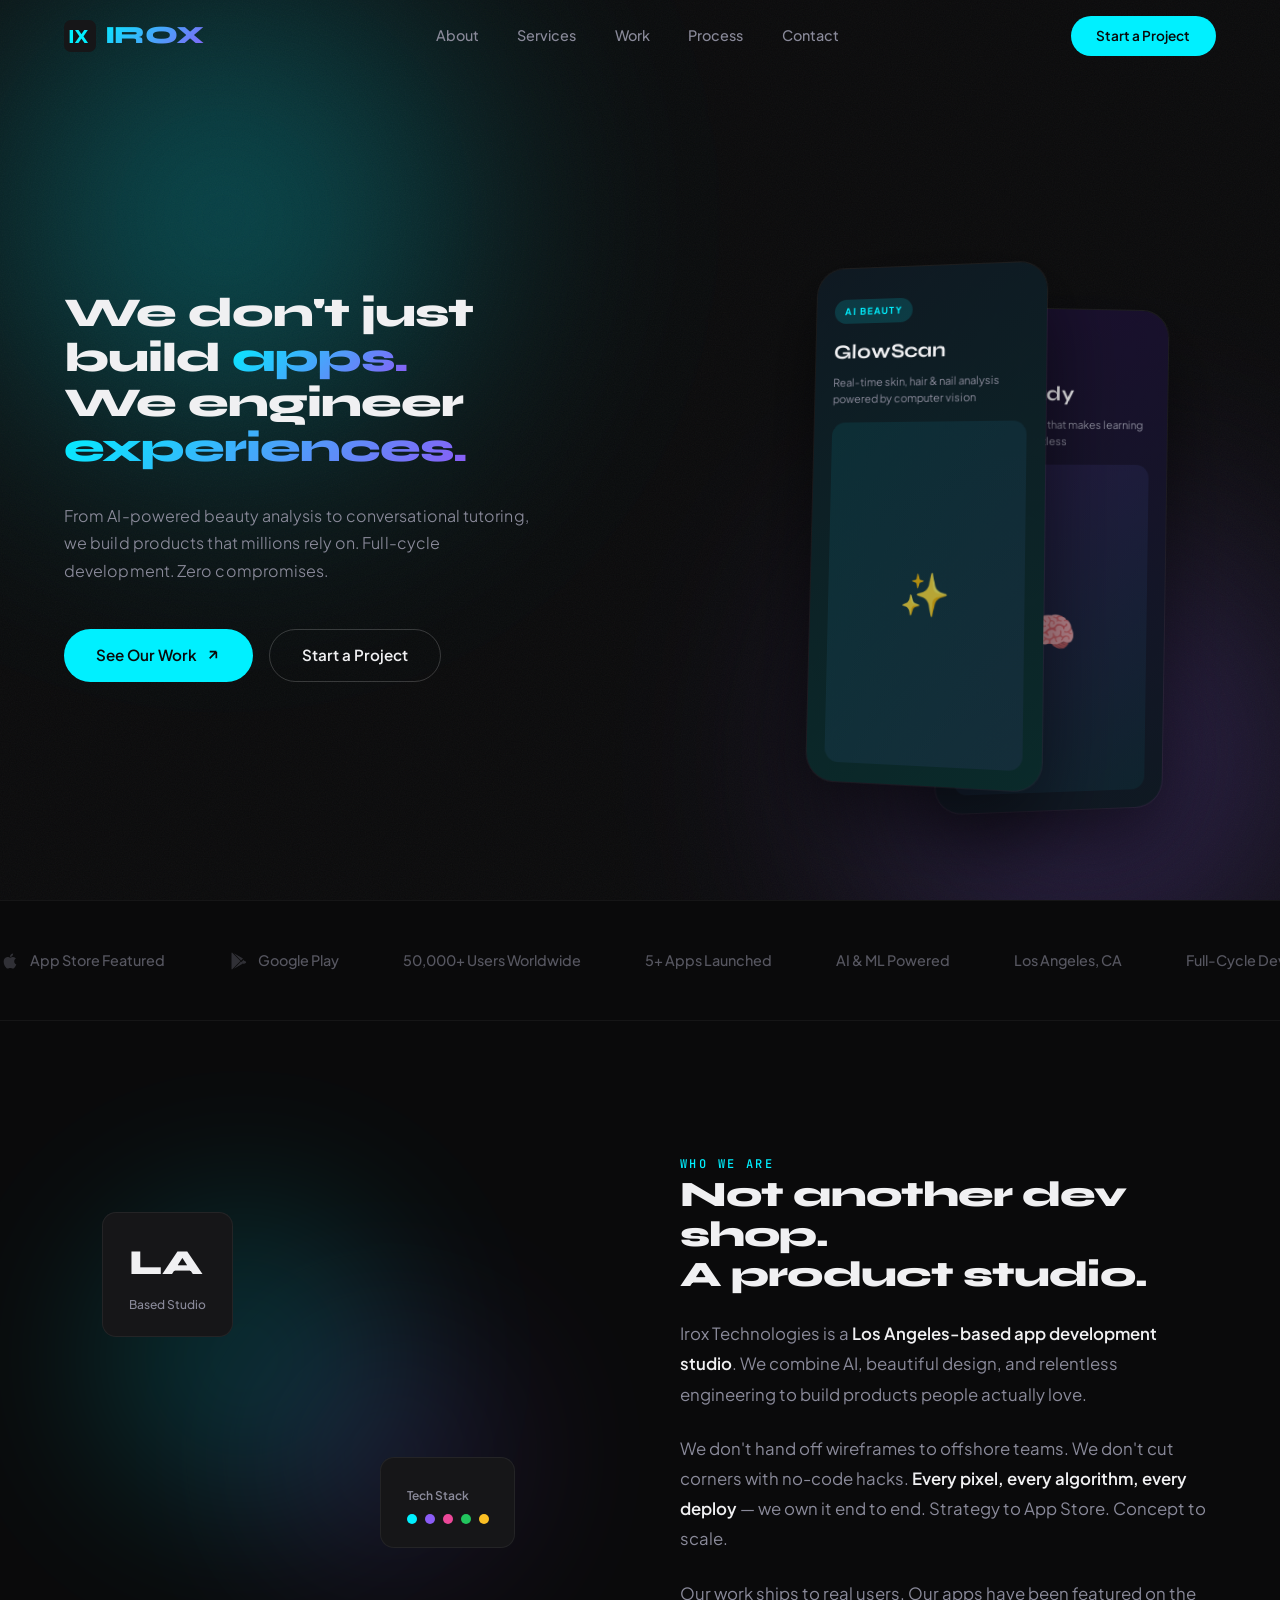
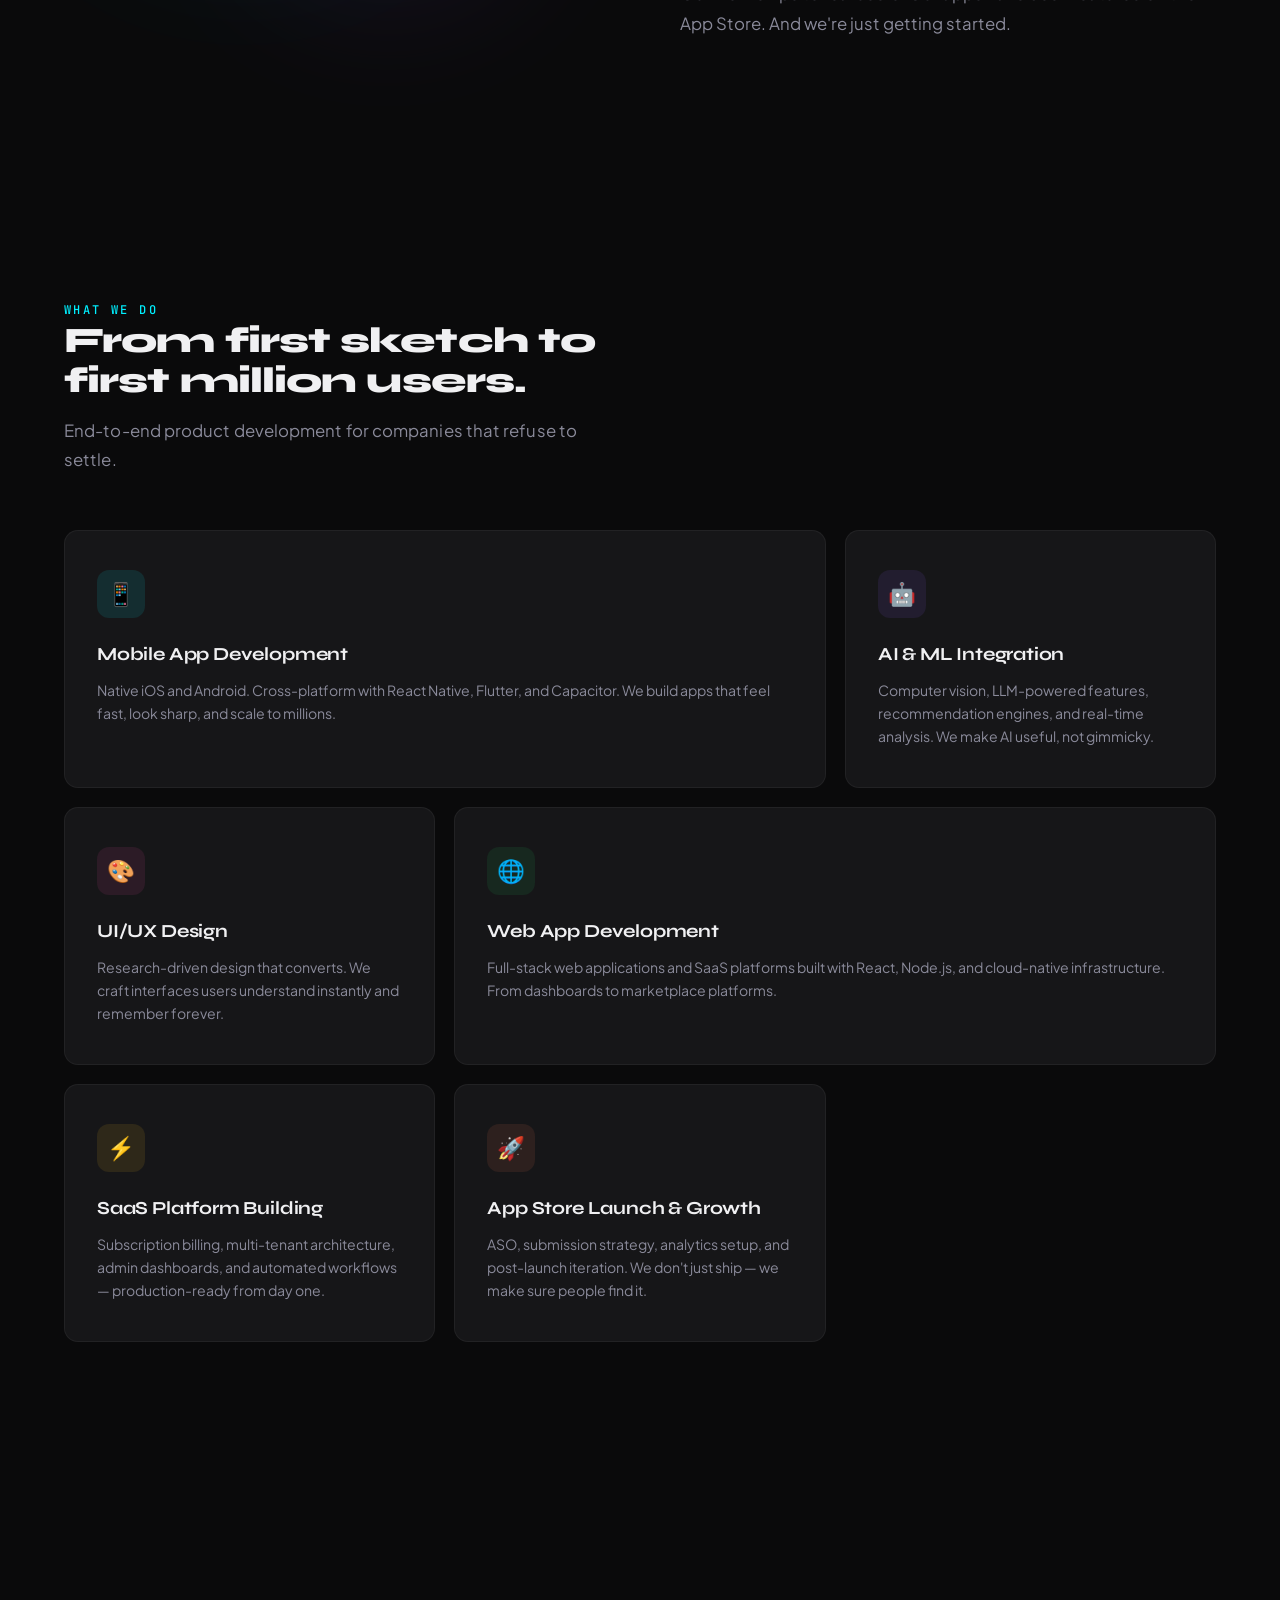
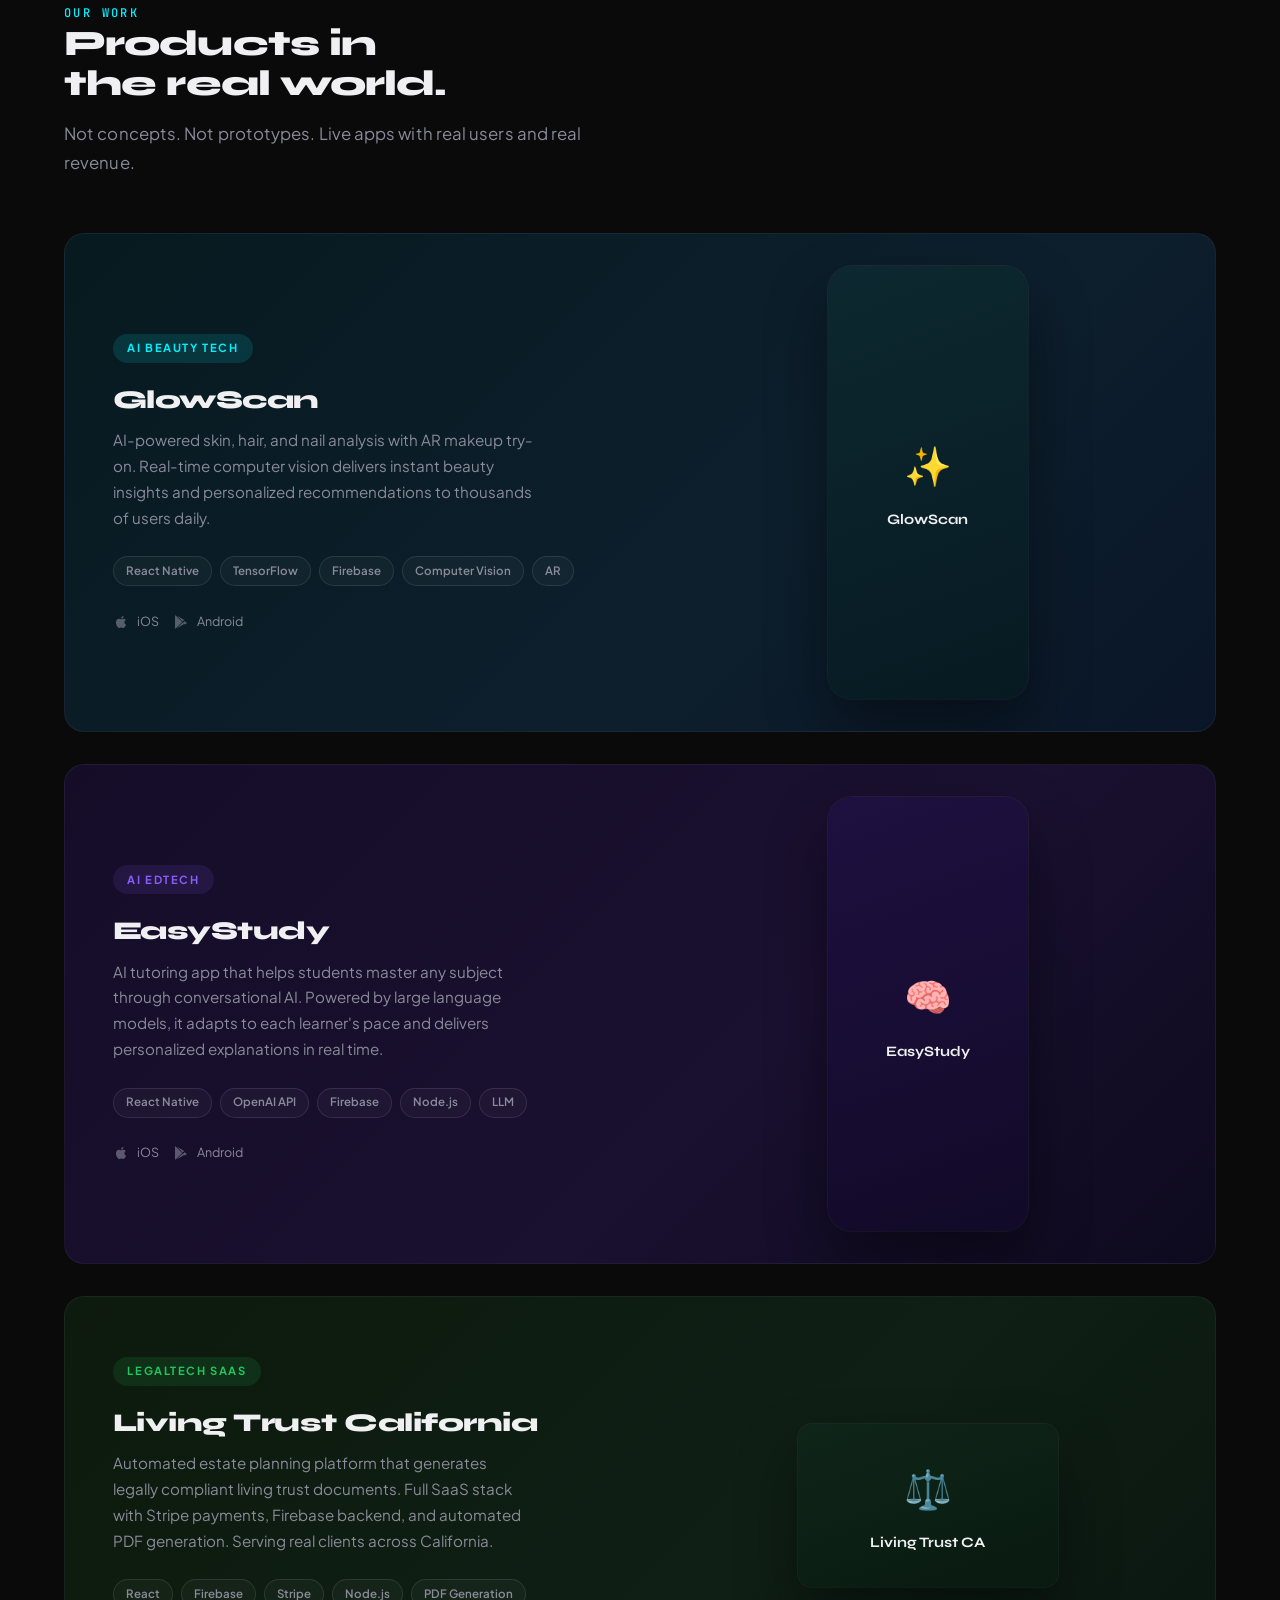
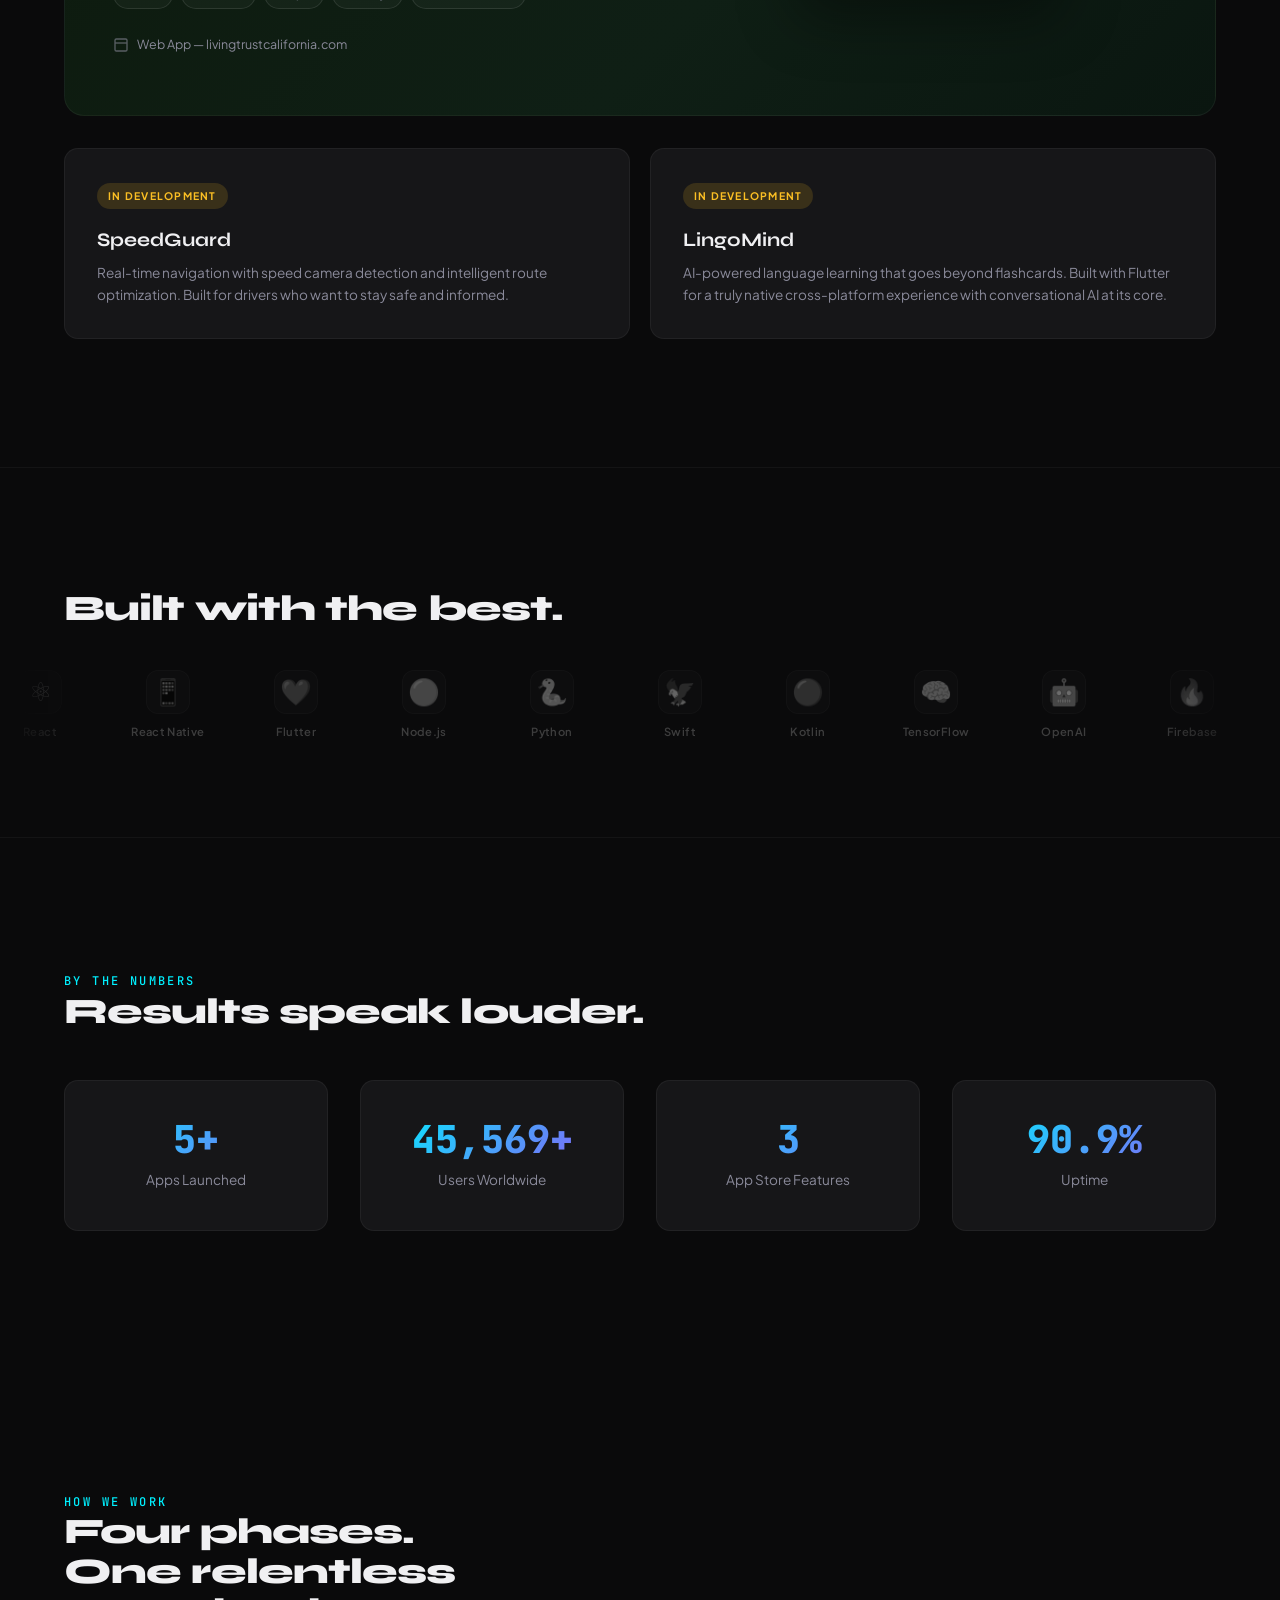
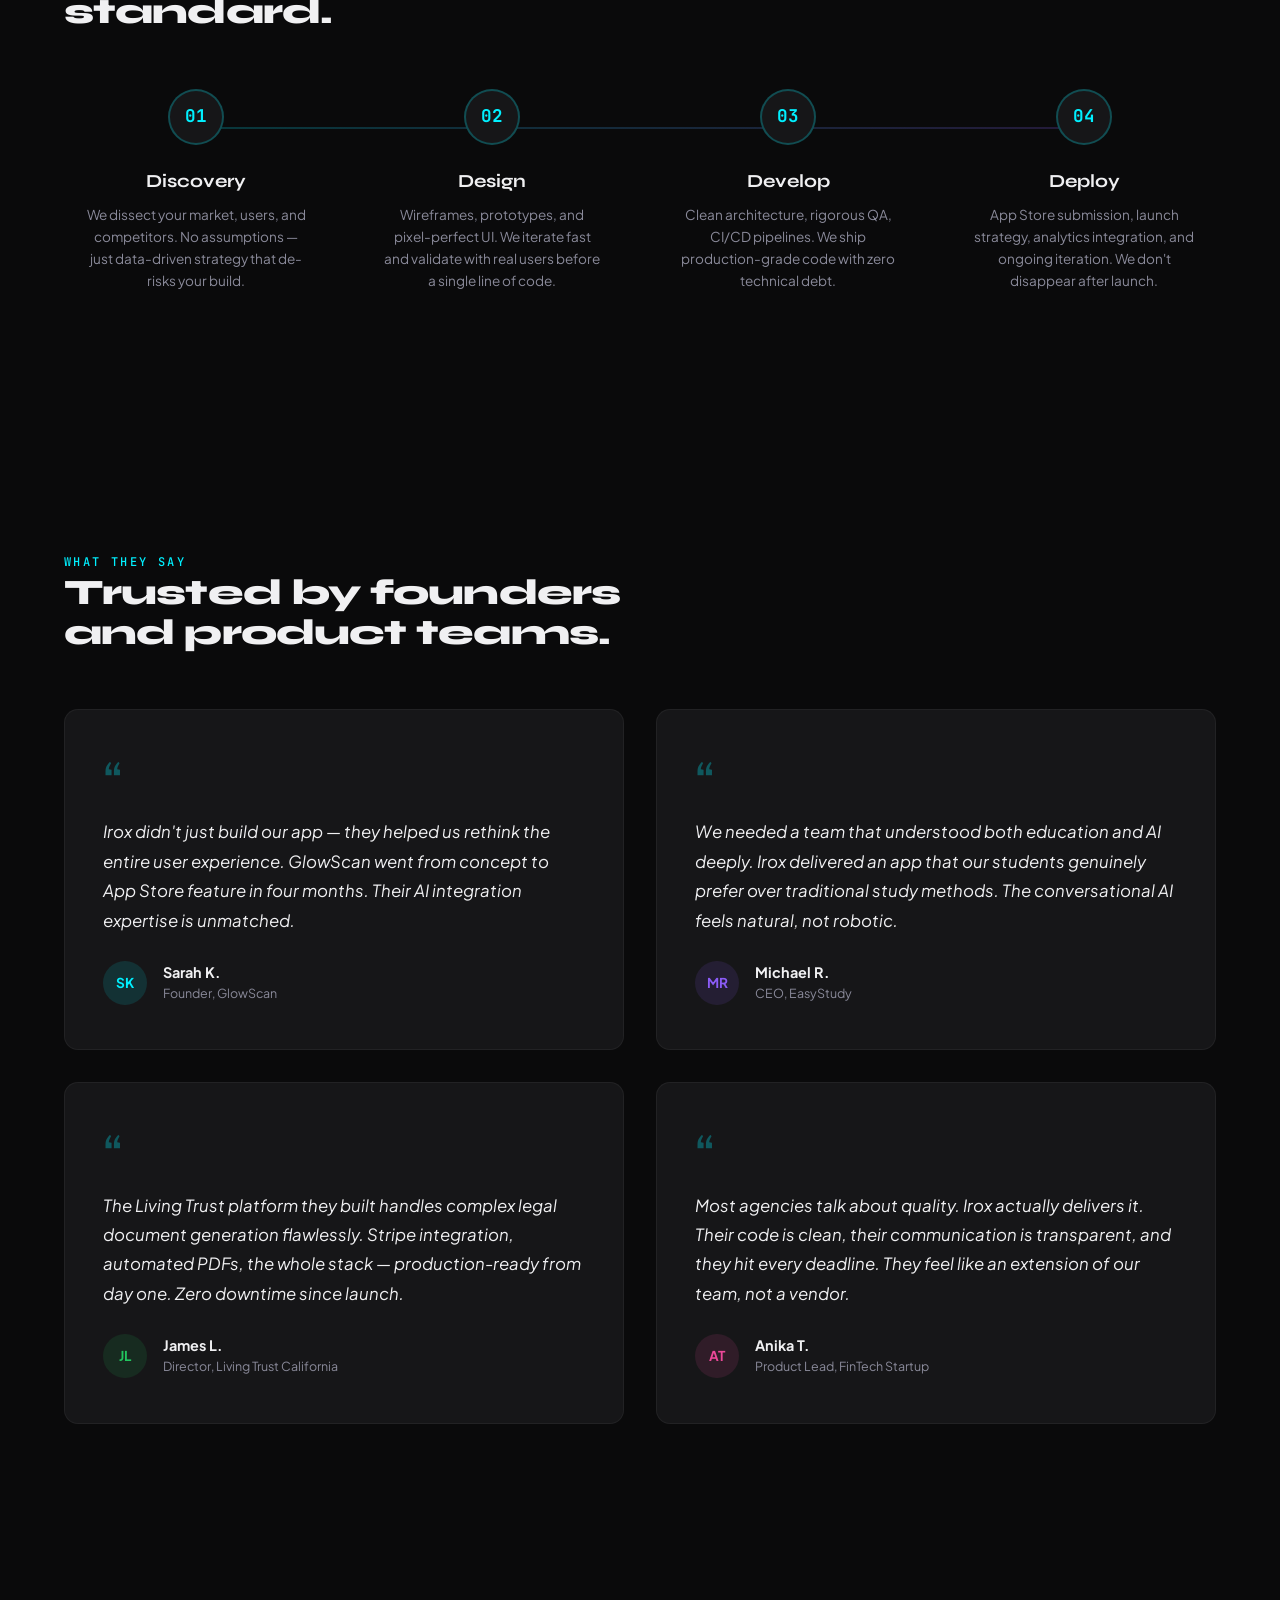
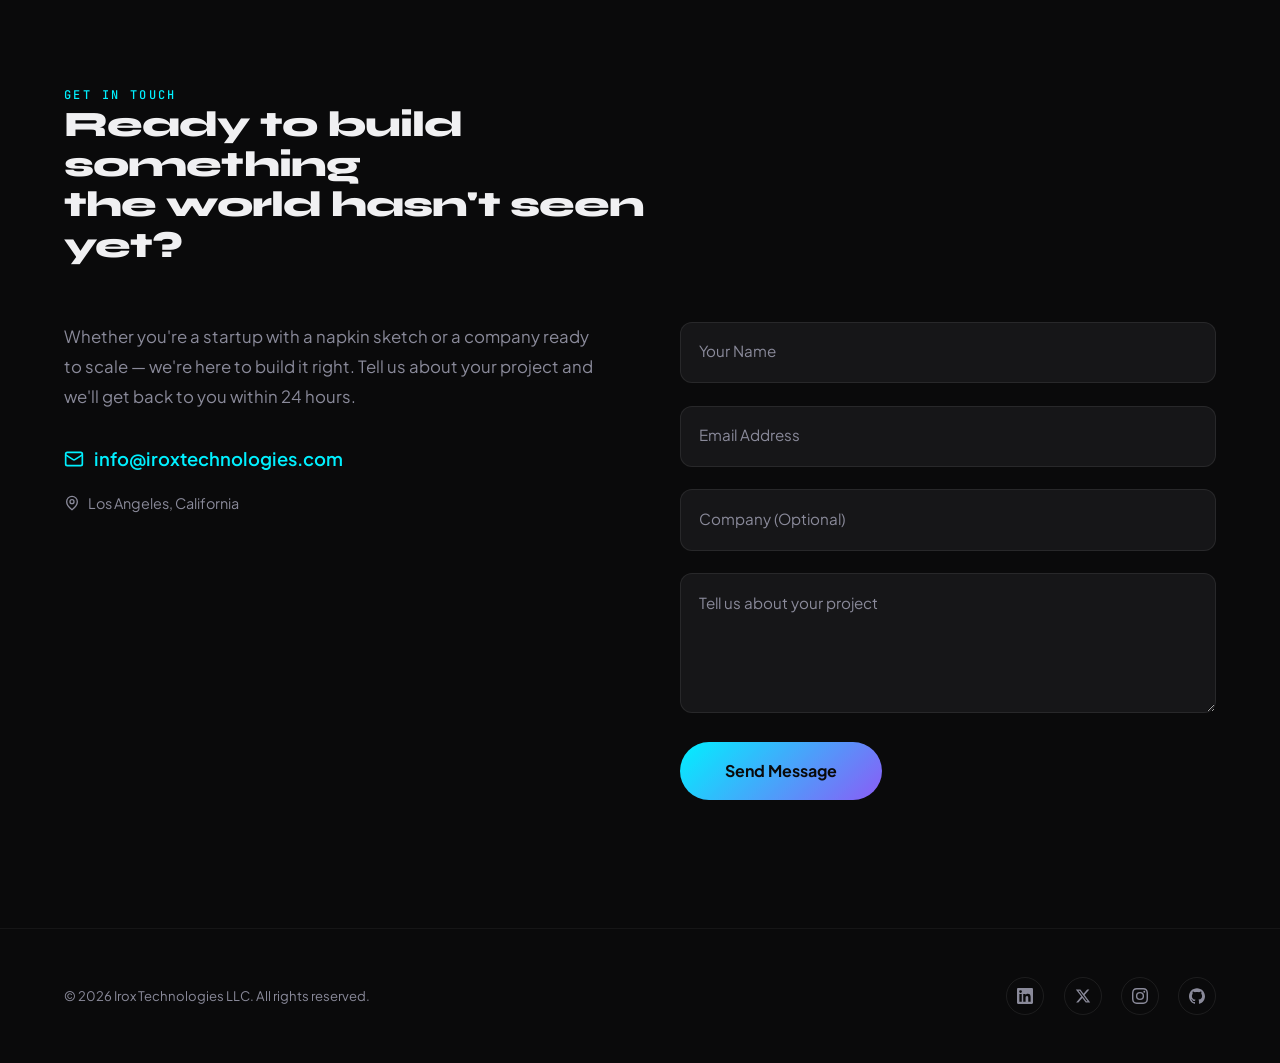
<file: index.html>
<!DOCTYPE html>
<html lang="en">
<head>
  <meta charset="UTF-8">
  <meta name="viewport" content="width=device-width, initial-scale=1.0">
  <title>Irox Technologies — We Build Apps That Move Markets</title>
  <meta name="description" content="Irox Technologies is a Los Angeles-based app development studio specializing in AI-powered mobile apps, SaaS platforms, and custom software. iOS, Android, Web.">
  <meta property="og:title" content="Irox Technologies — We Build Apps That Move Markets">
  <meta property="og:description" content="Full-cycle mobile app development studio. Strategy, design, development, launch. AI-powered apps that millions rely on.">
  <meta property="og:type" content="website">
  <meta property="og:url" content="https://iroxtechnologies.com">
  <meta property="og:image" content="https://iroxtechnologies.com/og-image.png">
  <meta name="twitter:card" content="summary_large_image">
  <link rel="icon" href="data:image/svg+xml,<svg xmlns='http://www.w3.org/2000/svg' viewBox='0 0 64 64'><rect width='64' height='64' rx='14' fill='%230A0A0B'/><text x='8' y='46' font-family='system-ui' font-weight='900' font-size='36' fill='%2300F0FF'>IX</text></svg>">
  <link rel="preconnect" href="https://fonts.googleapis.com">
  <link rel="preconnect" href="https://fonts.gstatic.com" crossorigin>
  <link href="https://fonts.googleapis.com/css2?family=Syne:wght@600;700;800&family=Plus+Jakarta+Sans:wght@400;500;600;700&family=JetBrains+Mono:wght@500;700;800&display=swap" rel="stylesheet">
  <link rel="stylesheet" href="style.css">
</head>
<body>

<!-- Cursor follower -->
<div class="cursor-follower"></div>

<!-- ===================== NAVIGATION ===================== -->
<nav class="nav" role="navigation">
  <a href="#" class="nav__logo" aria-label="Irox Technologies Home">
    <svg viewBox="0 0 64 64" fill="none" xmlns="http://www.w3.org/2000/svg" aria-hidden="true">
      <rect width="64" height="64" rx="14" fill="#161618"/>
      <text x="8" y="46" font-family="system-ui" font-weight="900" font-size="36" fill="url(#lg)">IX</text>
      <defs><linearGradient id="lg" x1="0" y1="0" x2="64" y2="64"><stop stop-color="#00F0FF"/><stop offset="1" stop-color="#8B5CF6"/></linearGradient></defs>
    </svg>
    <span>IROX</span>
  </a>

  <div class="nav__links">
    <a href="#about">About</a>
    <a href="#services">Services</a>
    <a href="#work">Work</a>
    <a href="#process">Process</a>
    <a href="#contact">Contact</a>
  </div>

  <a href="#contact" class="nav__cta">Start a Project</a>

  <div class="nav__hamburger" aria-label="Toggle menu">
    <span></span><span></span><span></span>
  </div>
</nav>

<!-- Mobile nav overlay -->
<div class="mobile-nav">
  <a href="#about">About</a>
  <a href="#services">Services</a>
  <a href="#work">Work</a>
  <a href="#process">Process</a>
  <a href="#contact">Contact</a>
</div>

<!-- ===================== HERO ===================== -->
<section class="hero" id="hero">
  <div class="hero__mesh"></div>
  <div class="hero__grain"></div>
  <div class="hero__inner">
    <div class="hero__text">
      <h1>
        <span class="line"><span class="word">We don't</span> <span class="word">just</span></span>
        <span class="line"><span class="word">build</span> <span class="word highlight">apps.</span></span>
        <span class="line"><span class="word">We engineer</span></span>
        <span class="line"><span class="word highlight">experiences.</span></span>
      </h1>
      <p class="hero__sub">From AI-powered beauty analysis to conversational tutoring, we build products that millions rely on. Full-cycle development. Zero compromises.</p>
      <div class="hero__buttons">
        <a href="#work" class="btn btn--primary">See Our Work <svg width="16" height="16" viewBox="0 0 24 24" fill="none" stroke="currentColor" stroke-width="2.5"><path d="M7 17L17 7M17 7H7M17 7v10"/></svg></a>
        <a href="#contact" class="btn btn--outline">Start a Project</a>
      </div>
    </div>

    <div class="hero__mockups">
      <div class="phone-mock phone-mock--1">
        <div class="phone-screen phone-screen--glow">
          <span class="phone-screen__badge">AI Beauty</span>
          <span class="phone-screen__title">GlowScan</span>
          <span class="phone-screen__desc">Real-time skin, hair & nail analysis powered by computer vision</span>
          <div class="phone-screen__visual">
            <span class="phone-screen__icon">✨</span>
          </div>
        </div>
      </div>
      <div class="phone-mock phone-mock--2">
        <div class="phone-screen phone-screen--study">
          <span class="phone-screen__badge">AI Tutor</span>
          <span class="phone-screen__title">EasyStudy</span>
          <span class="phone-screen__desc">Conversational AI that makes learning any subject effortless</span>
          <div class="phone-screen__visual">
            <span class="phone-screen__icon">🧠</span>
          </div>
        </div>
      </div>
    </div>
  </div>
</section>

<!-- ===================== SOCIAL PROOF BAR ===================== -->
<div class="proof-bar">
  <div class="proof-bar__track">
    <span class="proof-bar__item">
      <svg viewBox="0 0 24 24" fill="currentColor"><path d="M17.05 20.28c-.98.95-2.05.8-3.08.35-1.09-.46-2.09-.48-3.24 0-1.44.62-2.2.44-3.06-.35C2.79 15.25 3.51 7.59 9.05 7.31c1.35.07 2.29.74 3.08.8 1.18-.24 2.31-.93 3.57-.84 1.51.12 2.65.72 3.4 1.8-3.12 1.87-2.38 5.98.48 7.13-.57 1.5-1.31 2.99-2.54 4.09zM12.03 7.25c-.15-2.23 1.66-4.07 3.74-4.25.32 2.32-2.12 4.54-3.74 4.25z"/></svg>
      App Store Featured
    </span>
    <span class="proof-bar__item">
      <svg viewBox="0 0 24 24" fill="currentColor"><path d="M3.609 1.814L13.792 12 3.61 22.186a.996.996 0 0 1-.61-.92V2.734a1 1 0 0 1 .609-.92zm10.89 10.893l2.302 2.302-10.937 6.333 8.635-8.635zm3.199-1.38l2.458 1.42c.56.324.56 1.182 0 1.506l-2.458 1.42-2.534-2.534 2.534-2.813zM5.864 2.658L16.8 8.99l-2.302 2.302-8.634-8.634z"/></svg>
      Google Play
    </span>
    <span class="proof-bar__item">50,000+ Users Worldwide</span>
    <span class="proof-bar__item">5+ Apps Launched</span>
    <span class="proof-bar__item">AI & ML Powered</span>
    <span class="proof-bar__item">Los Angeles, CA</span>
    <span class="proof-bar__item">Full-Cycle Development</span>
    <span class="proof-bar__item">99.9% Uptime</span>
    <!-- duplicate for seamless loop -->
    <span class="proof-bar__item">
      <svg viewBox="0 0 24 24" fill="currentColor"><path d="M17.05 20.28c-.98.95-2.05.8-3.08.35-1.09-.46-2.09-.48-3.24 0-1.44.62-2.2.44-3.06-.35C2.79 15.25 3.51 7.59 9.05 7.31c1.35.07 2.29.74 3.08.8 1.18-.24 2.31-.93 3.57-.84 1.51.12 2.65.72 3.4 1.8-3.12 1.87-2.38 5.98.48 7.13-.57 1.5-1.31 2.99-2.54 4.09zM12.03 7.25c-.15-2.23 1.66-4.07 3.74-4.25.32 2.32-2.12 4.54-3.74 4.25z"/></svg>
      App Store Featured
    </span>
    <span class="proof-bar__item">
      <svg viewBox="0 0 24 24" fill="currentColor"><path d="M3.609 1.814L13.792 12 3.61 22.186a.996.996 0 0 1-.61-.92V2.734a1 1 0 0 1 .609-.92zm10.89 10.893l2.302 2.302-10.937 6.333 8.635-8.635zm3.199-1.38l2.458 1.42c.56.324.56 1.182 0 1.506l-2.458 1.42-2.534-2.534 2.534-2.813zM5.864 2.658L16.8 8.99l-2.302 2.302-8.634-8.634z"/></svg>
      Google Play
    </span>
    <span class="proof-bar__item">50,000+ Users Worldwide</span>
    <span class="proof-bar__item">5+ Apps Launched</span>
    <span class="proof-bar__item">AI & ML Powered</span>
    <span class="proof-bar__item">Los Angeles, CA</span>
    <span class="proof-bar__item">Full-Cycle Development</span>
    <span class="proof-bar__item">99.9% Uptime</span>
  </div>
</div>

<!-- ===================== ABOUT ===================== -->
<section class="about container" id="about">
  <div class="about__grid">
    <div class="about__visual reveal">
      <div class="about__orb about__orb--1"></div>
      <div class="about__orb about__orb--2"></div>
      <div class="about__box about__box--1">
        LA<small>Based Studio</small>
      </div>
      <div class="about__box about__box--2">
        <span style="font-size:.75rem;font-weight:600;color:var(--text-dim);">Tech Stack</span>
        <div class="tech-dots">
          <span style="background:var(--accent)"></span>
          <span style="background:var(--accent2)"></span>
          <span style="background:#ec4899"></span>
          <span style="background:#22c55e"></span>
          <span style="background:#fbbf24"></span>
        </div>
      </div>
    </div>
    <div class="about__right">
      <span class="section-label reveal">Who We Are</span>
      <h2 class="section-title reveal reveal-delay-1">Not another dev shop.<br>A product studio.</h2>
      <p class="reveal reveal-delay-2">Irox Technologies is a <strong>Los Angeles-based app development studio</strong>. We combine AI, beautiful design, and relentless engineering to build products people actually love.</p>
      <p class="reveal reveal-delay-3">We don't hand off wireframes to offshore teams. We don't cut corners with no-code hacks. <strong>Every pixel, every algorithm, every deploy</strong> — we own it end to end. Strategy to App Store. Concept to scale.</p>
      <p class="reveal reveal-delay-4">Our work ships to real users. Our apps have been featured on the App Store. And we're just getting started.</p>
    </div>
  </div>
</section>

<!-- ===================== SERVICES ===================== -->
<section class="services" id="services">
  <div class="container">
    <span class="section-label reveal">What We Do</span>
    <h2 class="section-title reveal reveal-delay-1">From first sketch to<br>first million users.</h2>
    <p class="section-desc reveal reveal-delay-2">End-to-end product development for companies that refuse to settle.</p>

    <div class="services__bento">
      <div class="service-card service-card--wide reveal">
        <div class="service-card__icon">📱</div>
        <h3 class="service-card__title">Mobile App Development</h3>
        <p class="service-card__desc">Native iOS and Android. Cross-platform with React Native, Flutter, and Capacitor. We build apps that feel fast, look sharp, and scale to millions.</p>
      </div>
      <div class="service-card reveal reveal-delay-1">
        <div class="service-card__icon">🤖</div>
        <h3 class="service-card__title">AI & ML Integration</h3>
        <p class="service-card__desc">Computer vision, LLM-powered features, recommendation engines, and real-time analysis. We make AI useful, not gimmicky.</p>
      </div>
      <div class="service-card reveal reveal-delay-2">
        <div class="service-card__icon">🎨</div>
        <h3 class="service-card__title">UI/UX Design</h3>
        <p class="service-card__desc">Research-driven design that converts. We craft interfaces users understand instantly and remember forever.</p>
      </div>
      <div class="service-card service-card--wide reveal reveal-delay-3">
        <div class="service-card__icon">🌐</div>
        <h3 class="service-card__title">Web App Development</h3>
        <p class="service-card__desc">Full-stack web applications and SaaS platforms built with React, Node.js, and cloud-native infrastructure. From dashboards to marketplace platforms.</p>
      </div>
      <div class="service-card reveal reveal-delay-2">
        <div class="service-card__icon">⚡</div>
        <h3 class="service-card__title">SaaS Platform Building</h3>
        <p class="service-card__desc">Subscription billing, multi-tenant architecture, admin dashboards, and automated workflows — production-ready from day one.</p>
      </div>
      <div class="service-card reveal reveal-delay-3">
        <div class="service-card__icon">🚀</div>
        <h3 class="service-card__title">App Store Launch & Growth</h3>
        <p class="service-card__desc">ASO, submission strategy, analytics setup, and post-launch iteration. We don't just ship — we make sure people find it.</p>
      </div>
    </div>
  </div>
</section>

<!-- ===================== CASE STUDIES ===================== -->
<section class="cases" id="work">
  <div class="container">
    <span class="section-label reveal">Our Work</span>
    <h2 class="section-title reveal reveal-delay-1">Products in<br>the real world.</h2>
    <p class="section-desc reveal reveal-delay-2">Not concepts. Not prototypes. Live apps with real users and real revenue.</p>

    <div class="cases__grid">
      <!-- GlowScan -->
      <div class="case-card case-card--glow reveal">
        <div class="case-card__content">
          <span class="case-card__badge">AI Beauty Tech</span>
          <h3 class="case-card__title">GlowScan</h3>
          <p class="case-card__desc">AI-powered skin, hair, and nail analysis with AR makeup try-on. Real-time computer vision delivers instant beauty insights and personalized recommendations to thousands of users daily.</p>
          <div class="case-card__tech">
            <span>React Native</span>
            <span>TensorFlow</span>
            <span>Firebase</span>
            <span>Computer Vision</span>
            <span>AR</span>
          </div>
          <div class="case-card__platforms">
            <svg viewBox="0 0 24 24" fill="currentColor"><path d="M17.05 20.28c-.98.95-2.05.8-3.08.35-1.09-.46-2.09-.48-3.24 0-1.44.62-2.2.44-3.06-.35C2.79 15.25 3.51 7.59 9.05 7.31c1.35.07 2.29.74 3.08.8 1.18-.24 2.31-.93 3.57-.84 1.51.12 2.65.72 3.4 1.8-3.12 1.87-2.38 5.98.48 7.13-.57 1.5-1.31 2.99-2.54 4.09zM12.03 7.25c-.15-2.23 1.66-4.07 3.74-4.25.32 2.32-2.12 4.54-3.74 4.25z"/></svg>
            iOS
            <svg viewBox="0 0 24 24" fill="currentColor" style="margin-left:.4rem"><path d="M3.609 1.814L13.792 12 3.61 22.186a.996.996 0 0 1-.61-.92V2.734a1 1 0 0 1 .609-.92zm10.89 10.893l2.302 2.302-10.937 6.333 8.635-8.635zm3.199-1.38l2.458 1.42c.56.324.56 1.182 0 1.506l-2.458 1.42-2.534-2.534 2.534-2.813zM5.864 2.658L16.8 8.99l-2.302 2.302-8.634-8.634z"/></svg>
            Android
          </div>
        </div>
        <div class="case-card__visual">
          <div class="case-card__mockup">
            <div class="case-mockup-screen" style="background:linear-gradient(160deg,#0d2830,#071a22);">
              <span class="case-mockup-screen__icon">✨</span>
              <span class="case-mockup-screen__label">GlowScan</span>
            </div>
          </div>
        </div>
      </div>

      <!-- EasyStudy -->
      <div class="case-card case-card--study reveal">
        <div class="case-card__content">
          <span class="case-card__badge">AI EdTech</span>
          <h3 class="case-card__title">EasyStudy</h3>
          <p class="case-card__desc">AI tutoring app that helps students master any subject through conversational AI. Powered by large language models, it adapts to each learner's pace and delivers personalized explanations in real time.</p>
          <div class="case-card__tech">
            <span>React Native</span>
            <span>OpenAI API</span>
            <span>Firebase</span>
            <span>Node.js</span>
            <span>LLM</span>
          </div>
          <div class="case-card__platforms">
            <svg viewBox="0 0 24 24" fill="currentColor"><path d="M17.05 20.28c-.98.95-2.05.8-3.08.35-1.09-.46-2.09-.48-3.24 0-1.44.62-2.2.44-3.06-.35C2.79 15.25 3.51 7.59 9.05 7.31c1.35.07 2.29.74 3.08.8 1.18-.24 2.31-.93 3.57-.84 1.51.12 2.65.72 3.4 1.8-3.12 1.87-2.38 5.98.48 7.13-.57 1.5-1.31 2.99-2.54 4.09zM12.03 7.25c-.15-2.23 1.66-4.07 3.74-4.25.32 2.32-2.12 4.54-3.74 4.25z"/></svg>
            iOS
            <svg viewBox="0 0 24 24" fill="currentColor" style="margin-left:.4rem"><path d="M3.609 1.814L13.792 12 3.61 22.186a.996.996 0 0 1-.61-.92V2.734a1 1 0 0 1 .609-.92zm10.89 10.893l2.302 2.302-10.937 6.333 8.635-8.635zm3.199-1.38l2.458 1.42c.56.324.56 1.182 0 1.506l-2.458 1.42-2.534-2.534 2.534-2.813zM5.864 2.658L16.8 8.99l-2.302 2.302-8.634-8.634z"/></svg>
            Android
          </div>
        </div>
        <div class="case-card__visual">
          <div class="case-card__mockup">
            <div class="case-mockup-screen" style="background:linear-gradient(160deg,#1e1040,#120a28);">
              <span class="case-mockup-screen__icon">🧠</span>
              <span class="case-mockup-screen__label">EasyStudy</span>
            </div>
          </div>
        </div>
      </div>

      <!-- Living Trust California -->
      <div class="case-card case-card--legal reveal">
        <div class="case-card__content">
          <span class="case-card__badge">LegalTech SaaS</span>
          <h3 class="case-card__title">Living Trust California</h3>
          <p class="case-card__desc">Automated estate planning platform that generates legally compliant living trust documents. Full SaaS stack with Stripe payments, Firebase backend, and automated PDF generation. Serving real clients across California.</p>
          <div class="case-card__tech">
            <span>React</span>
            <span>Firebase</span>
            <span>Stripe</span>
            <span>Node.js</span>
            <span>PDF Generation</span>
          </div>
          <div class="case-card__platforms">
            <svg viewBox="0 0 24 24" fill="none" stroke="currentColor" stroke-width="2"><rect x="3" y="3" width="18" height="18" rx="2"/><path d="M3 9h18"/></svg>
            Web App — livingtrustcalifornia.com
          </div>
        </div>
        <div class="case-card__visual">
          <div class="case-card__mockup" style="width:260px;border-radius:14px;">
            <div class="case-mockup-screen" style="background:linear-gradient(160deg,#0f2518,#091a10);aspect-ratio:16/10;">
              <span class="case-mockup-screen__icon">⚖️</span>
              <span class="case-mockup-screen__label">Living Trust CA</span>
            </div>
          </div>
        </div>
      </div>
    </div>

    <!-- Upcoming -->
    <div class="cases__upcoming">
      <div class="case-mini reveal">
        <span class="case-card__status" style="position:static;display:inline-block;margin-bottom:1rem;">In Development</span>
        <h4 class="case-mini__title">SpeedGuard</h4>
        <p class="case-mini__desc">Real-time navigation with speed camera detection and intelligent route optimization. Built for drivers who want to stay safe and informed.</p>
      </div>
      <div class="case-mini reveal reveal-delay-1">
        <span class="case-card__status" style="position:static;display:inline-block;margin-bottom:1rem;">In Development</span>
        <h4 class="case-mini__title">LingoMind</h4>
        <p class="case-mini__desc">AI-powered language learning that goes beyond flashcards. Built with Flutter for a truly native cross-platform experience with conversational AI at its core.</p>
      </div>
    </div>
  </div>
</section>

<!-- ===================== TECH STACK ===================== -->
<section class="techstack">
  <div class="container">
    <span class="section-label reveal">Technology</span>
    <h2 class="section-title reveal reveal-delay-1">Built with the best.</h2>
  </div>
  <div class="techstack__marquee">
    <div class="techstack__track">
      <div class="tech-item"><div class="tech-item__icon" style="color:#61DAFB">⚛</div><span class="tech-item__label">React</span></div>
      <div class="tech-item"><div class="tech-item__icon" style="color:#61DAFB">📱</div><span class="tech-item__label">React Native</span></div>
      <div class="tech-item"><div class="tech-item__icon" style="color:#02569B">💙</div><span class="tech-item__label">Flutter</span></div>
      <div class="tech-item"><div class="tech-item__icon" style="color:#68A063">🟢</div><span class="tech-item__label">Node.js</span></div>
      <div class="tech-item"><div class="tech-item__icon" style="color:#3776AB">🐍</div><span class="tech-item__label">Python</span></div>
      <div class="tech-item"><div class="tech-item__icon" style="color:#FA7343">🦅</div><span class="tech-item__label">Swift</span></div>
      <div class="tech-item"><div class="tech-item__icon" style="color:#7F52FF">🟣</div><span class="tech-item__label">Kotlin</span></div>
      <div class="tech-item"><div class="tech-item__icon" style="color:#FF6F00">🧠</div><span class="tech-item__label">TensorFlow</span></div>
      <div class="tech-item"><div class="tech-item__icon" style="color:#10A37F">🤖</div><span class="tech-item__label">OpenAI</span></div>
      <div class="tech-item"><div class="tech-item__icon" style="color:#FFCA28">🔥</div><span class="tech-item__label">Firebase</span></div>
      <div class="tech-item"><div class="tech-item__icon" style="color:#6772E5">💳</div><span class="tech-item__label">Stripe</span></div>
      <div class="tech-item"><div class="tech-item__icon" style="color:#FF9900">☁️</div><span class="tech-item__label">AWS</span></div>
      <div class="tech-item"><div class="tech-item__icon" style="color:#4285F4">☁️</div><span class="tech-item__label">Google Cloud</span></div>
      <div class="tech-item"><div class="tech-item__icon" style="color:#53B9E8">🔵</div><span class="tech-item__label">Capacitor</span></div>
      <!-- duplicate for seamless loop -->
      <div class="tech-item"><div class="tech-item__icon" style="color:#61DAFB">⚛</div><span class="tech-item__label">React</span></div>
      <div class="tech-item"><div class="tech-item__icon" style="color:#61DAFB">📱</div><span class="tech-item__label">React Native</span></div>
      <div class="tech-item"><div class="tech-item__icon" style="color:#02569B">💙</div><span class="tech-item__label">Flutter</span></div>
      <div class="tech-item"><div class="tech-item__icon" style="color:#68A063">🟢</div><span class="tech-item__label">Node.js</span></div>
      <div class="tech-item"><div class="tech-item__icon" style="color:#3776AB">🐍</div><span class="tech-item__label">Python</span></div>
      <div class="tech-item"><div class="tech-item__icon" style="color:#FA7343">🦅</div><span class="tech-item__label">Swift</span></div>
      <div class="tech-item"><div class="tech-item__icon" style="color:#7F52FF">🟣</div><span class="tech-item__label">Kotlin</span></div>
      <div class="tech-item"><div class="tech-item__icon" style="color:#FF6F00">🧠</div><span class="tech-item__label">TensorFlow</span></div>
      <div class="tech-item"><div class="tech-item__icon" style="color:#10A37F">🤖</div><span class="tech-item__label">OpenAI</span></div>
      <div class="tech-item"><div class="tech-item__icon" style="color:#FFCA28">🔥</div><span class="tech-item__label">Firebase</span></div>
      <div class="tech-item"><div class="tech-item__icon" style="color:#6772E5">💳</div><span class="tech-item__label">Stripe</span></div>
      <div class="tech-item"><div class="tech-item__icon" style="color:#FF9900">☁️</div><span class="tech-item__label">AWS</span></div>
      <div class="tech-item"><div class="tech-item__icon" style="color:#4285F4">☁️</div><span class="tech-item__label">Google Cloud</span></div>
      <div class="tech-item"><div class="tech-item__icon" style="color:#53B9E8">🔵</div><span class="tech-item__label">Capacitor</span></div>
    </div>
  </div>
</section>

<!-- ===================== STATS ===================== -->
<section class="stats">
  <div class="container">
    <span class="section-label reveal">By the Numbers</span>
    <h2 class="section-title reveal reveal-delay-1">Results speak louder.</h2>
    <div class="stats__grid">
      <div class="stat-card reveal">
        <div class="stat-card__number" data-count="5" data-suffix="+">0</div>
        <div class="stat-card__label">Apps Launched</div>
      </div>
      <div class="stat-card reveal reveal-delay-1">
        <div class="stat-card__number" data-count="50000" data-suffix="+">0</div>
        <div class="stat-card__label">Users Worldwide</div>
      </div>
      <div class="stat-card reveal reveal-delay-2">
        <div class="stat-card__number" data-count="3">0</div>
        <div class="stat-card__label">App Store Features</div>
      </div>
      <div class="stat-card reveal reveal-delay-3">
        <div class="stat-card__number" data-count="99" data-suffix=".9%">0</div>
        <div class="stat-card__label">Uptime</div>
      </div>
    </div>
  </div>
</section>

<!-- ===================== PROCESS ===================== -->
<section class="process" id="process">
  <div class="container">
    <span class="section-label reveal">How We Work</span>
    <h2 class="section-title reveal reveal-delay-1">Four phases.<br>One relentless standard.</h2>

    <div class="process__steps">
      <div class="step-card reveal">
        <div class="step-card__num">01</div>
        <h3 class="step-card__title">Discovery</h3>
        <p class="step-card__desc">We dissect your market, users, and competitors. No assumptions — just data-driven strategy that de-risks your build.</p>
      </div>
      <div class="step-card reveal reveal-delay-1">
        <div class="step-card__num">02</div>
        <h3 class="step-card__title">Design</h3>
        <p class="step-card__desc">Wireframes, prototypes, and pixel-perfect UI. We iterate fast and validate with real users before a single line of code.</p>
      </div>
      <div class="step-card reveal reveal-delay-2">
        <div class="step-card__num">03</div>
        <h3 class="step-card__title">Develop</h3>
        <p class="step-card__desc">Clean architecture, rigorous QA, CI/CD pipelines. We ship production-grade code with zero technical debt.</p>
      </div>
      <div class="step-card reveal reveal-delay-3">
        <div class="step-card__num">04</div>
        <h3 class="step-card__title">Deploy</h3>
        <p class="step-card__desc">App Store submission, launch strategy, analytics integration, and ongoing iteration. We don't disappear after launch.</p>
      </div>
    </div>
  </div>
</section>

<!-- ===================== TESTIMONIALS ===================== -->
<section class="testimonials">
  <div class="container">
    <span class="section-label reveal">What They Say</span>
    <h2 class="section-title reveal reveal-delay-1">Trusted by founders<br>and product teams.</h2>

    <div class="testimonials__grid">
      <div class="testimonial-card reveal">
        <blockquote class="testimonial-card__quote">Irox didn't just build our app — they helped us rethink the entire user experience. GlowScan went from concept to App Store feature in four months. Their AI integration expertise is unmatched.</blockquote>
        <div class="testimonial-card__author">
          <div class="testimonial-card__avatar">SK</div>
          <div>
            <div class="testimonial-card__name">Sarah K.</div>
            <div class="testimonial-card__role">Founder, GlowScan</div>
          </div>
        </div>
      </div>
      <div class="testimonial-card reveal reveal-delay-1">
        <blockquote class="testimonial-card__quote">We needed a team that understood both education and AI deeply. Irox delivered an app that our students genuinely prefer over traditional study methods. The conversational AI feels natural, not robotic.</blockquote>
        <div class="testimonial-card__author">
          <div class="testimonial-card__avatar">MR</div>
          <div>
            <div class="testimonial-card__name">Michael R.</div>
            <div class="testimonial-card__role">CEO, EasyStudy</div>
          </div>
        </div>
      </div>
      <div class="testimonial-card reveal reveal-delay-2">
        <blockquote class="testimonial-card__quote">The Living Trust platform they built handles complex legal document generation flawlessly. Stripe integration, automated PDFs, the whole stack — production-ready from day one. Zero downtime since launch.</blockquote>
        <div class="testimonial-card__author">
          <div class="testimonial-card__avatar">JL</div>
          <div>
            <div class="testimonial-card__name">James L.</div>
            <div class="testimonial-card__role">Director, Living Trust California</div>
          </div>
        </div>
      </div>
      <div class="testimonial-card reveal reveal-delay-3">
        <blockquote class="testimonial-card__quote">Most agencies talk about quality. Irox actually delivers it. Their code is clean, their communication is transparent, and they hit every deadline. They feel like an extension of our team, not a vendor.</blockquote>
        <div class="testimonial-card__author">
          <div class="testimonial-card__avatar">AT</div>
          <div>
            <div class="testimonial-card__name">Anika T.</div>
            <div class="testimonial-card__role">Product Lead, FinTech Startup</div>
          </div>
        </div>
      </div>
    </div>
  </div>
</section>

<!-- ===================== CONTACT ===================== -->
<section class="contact" id="contact">
  <div class="container">
    <span class="section-label reveal">Get in Touch</span>
    <h2 class="section-title reveal reveal-delay-1">Ready to build something<br>the world hasn't seen yet?</h2>

    <div class="contact__grid">
      <div class="contact__info reveal reveal-delay-2">
        <p>Whether you're a startup with a napkin sketch or a company ready to scale — we're here to build it right. Tell us about your project and we'll get back to you within 24 hours.</p>
        <a href="mailto:info@iroxtechnologies.com" class="contact__email">
          <svg width="20" height="20" viewBox="0 0 24 24" fill="none" stroke="currentColor" stroke-width="2"><rect x="2" y="4" width="20" height="16" rx="2"/><path d="m22 7-8.97 5.7a1.94 1.94 0 0 1-2.06 0L2 7"/></svg>
          info@iroxtechnologies.com
        </a>
        <div class="contact__location">
          <svg width="16" height="16" viewBox="0 0 24 24" fill="none" stroke="currentColor" stroke-width="2"><path d="M20 10c0 6-8 12-8 12s-8-6-8-12a8 8 0 0 1 16 0Z"/><circle cx="12" cy="10" r="3"/></svg>
          Los Angeles, California
        </div>
      </div>

      <form class="contact__form reveal reveal-delay-3">
        <div class="form-group">
          <input type="text" id="name" placeholder=" " required>
          <label for="name">Your Name</label>
        </div>
        <div class="form-group">
          <input type="email" id="email" placeholder=" " required>
          <label for="email">Email Address</label>
        </div>
        <div class="form-group">
          <input type="text" id="company" placeholder=" ">
          <label for="company">Company (Optional)</label>
        </div>
        <div class="form-group">
          <textarea id="message" placeholder=" " required></textarea>
          <label for="message">Tell us about your project</label>
        </div>
        <button type="submit" class="btn--submit">Send Message</button>
      </form>
    </div>
  </div>
</section>

<!-- ===================== FOOTER ===================== -->
<footer class="footer">
  <div class="container footer__inner">
    <span class="footer__copy">&copy; 2026 Irox Technologies LLC. All rights reserved.</span>
    <div class="footer__social">
      <a href="#" aria-label="LinkedIn">
        <svg viewBox="0 0 24 24" fill="currentColor"><path d="M20.447 20.452h-3.554v-5.569c0-1.328-.027-3.037-1.852-3.037-1.853 0-2.136 1.445-2.136 2.939v5.667H9.351V9h3.414v1.561h.046c.477-.9 1.637-1.85 3.37-1.85 3.601 0 4.267 2.37 4.267 5.455v6.286zM5.337 7.433a2.062 2.062 0 0 1-2.063-2.065 2.064 2.064 0 1 1 2.063 2.065zm1.782 13.019H3.555V9h3.564v11.452zM22.225 0H1.771C.792 0 0 .774 0 1.729v20.542C0 23.227.792 24 1.771 24h20.451C23.2 24 24 23.227 24 22.271V1.729C24 .774 23.2 0 22.222 0h.003z"/></svg>
      </a>
      <a href="#" aria-label="Twitter / X">
        <svg viewBox="0 0 24 24" fill="currentColor"><path d="M18.244 2.25h3.308l-7.227 8.26 8.502 11.24H16.17l-5.214-6.817L4.99 21.75H1.68l7.73-8.835L1.254 2.25H8.08l4.713 6.231zm-1.161 17.52h1.833L7.084 4.126H5.117z"/></svg>
      </a>
      <a href="#" aria-label="Instagram">
        <svg viewBox="0 0 24 24" fill="currentColor"><path d="M12 2.163c3.204 0 3.584.012 4.85.07 3.252.148 4.771 1.691 4.919 4.919.058 1.265.069 1.645.069 4.849 0 3.205-.012 3.584-.069 4.849-.149 3.225-1.664 4.771-4.919 4.919-1.266.058-1.644.07-4.85.07-3.204 0-3.584-.012-4.849-.07-3.26-.149-4.771-1.699-4.919-4.92-.058-1.265-.07-1.644-.07-4.849 0-3.204.013-3.583.07-4.849.149-3.227 1.664-4.771 4.919-4.919 1.266-.057 1.645-.069 4.849-.069zM12 0C8.741 0 8.333.014 7.053.072 2.695.272.273 2.69.073 7.052.014 8.333 0 8.741 0 12c0 3.259.014 3.668.072 4.948.2 4.358 2.618 6.78 6.98 6.98C8.333 23.986 8.741 24 12 24c3.259 0 3.668-.014 4.948-.072 4.354-.2 6.782-2.618 6.979-6.98.059-1.28.073-1.689.073-4.948 0-3.259-.014-3.667-.072-4.947-.196-4.354-2.617-6.78-6.979-6.98C15.668.014 15.259 0 12 0zm0 5.838a6.162 6.162 0 1 0 0 12.324 6.162 6.162 0 0 0 0-12.324zM12 16a4 4 0 1 1 0-8 4 4 0 0 1 0 8zm6.406-11.845a1.44 1.44 0 1 0 0 2.881 1.44 1.44 0 0 0 0-2.881z"/></svg>
      </a>
      <a href="#" aria-label="GitHub">
        <svg viewBox="0 0 24 24" fill="currentColor"><path d="M12 .297c-6.63 0-12 5.373-12 12 0 5.303 3.438 9.8 8.205 11.385.6.113.82-.258.82-.577 0-.285-.01-1.04-.015-2.04-3.338.724-4.042-1.61-4.042-1.61C4.422 18.07 3.633 17.7 3.633 17.7c-1.087-.744.084-.729.084-.729 1.205.084 1.838 1.236 1.838 1.236 1.07 1.835 2.809 1.305 3.495.998.108-.776.417-1.305.76-1.605-2.665-.3-5.466-1.332-5.466-5.93 0-1.31.465-2.38 1.235-3.22-.135-.303-.54-1.523.105-3.176 0 0 1.005-.322 3.3 1.23.96-.267 1.98-.399 3-.405 1.02.006 2.04.138 3 .405 2.28-1.552 3.285-1.23 3.285-1.23.645 1.653.24 2.873.12 3.176.765.84 1.23 1.91 1.23 3.22 0 4.61-2.805 5.625-5.475 5.92.42.36.81 1.096.81 2.22 0 1.606-.015 2.896-.015 3.286 0 .315.21.69.825.57C20.565 22.092 24 17.592 24 12.297c0-6.627-5.373-12-12-12"/></svg>
      </a>
    </div>
  </div>
</footer>

<script src="script.js"></script>
</body>
</html>
</file>
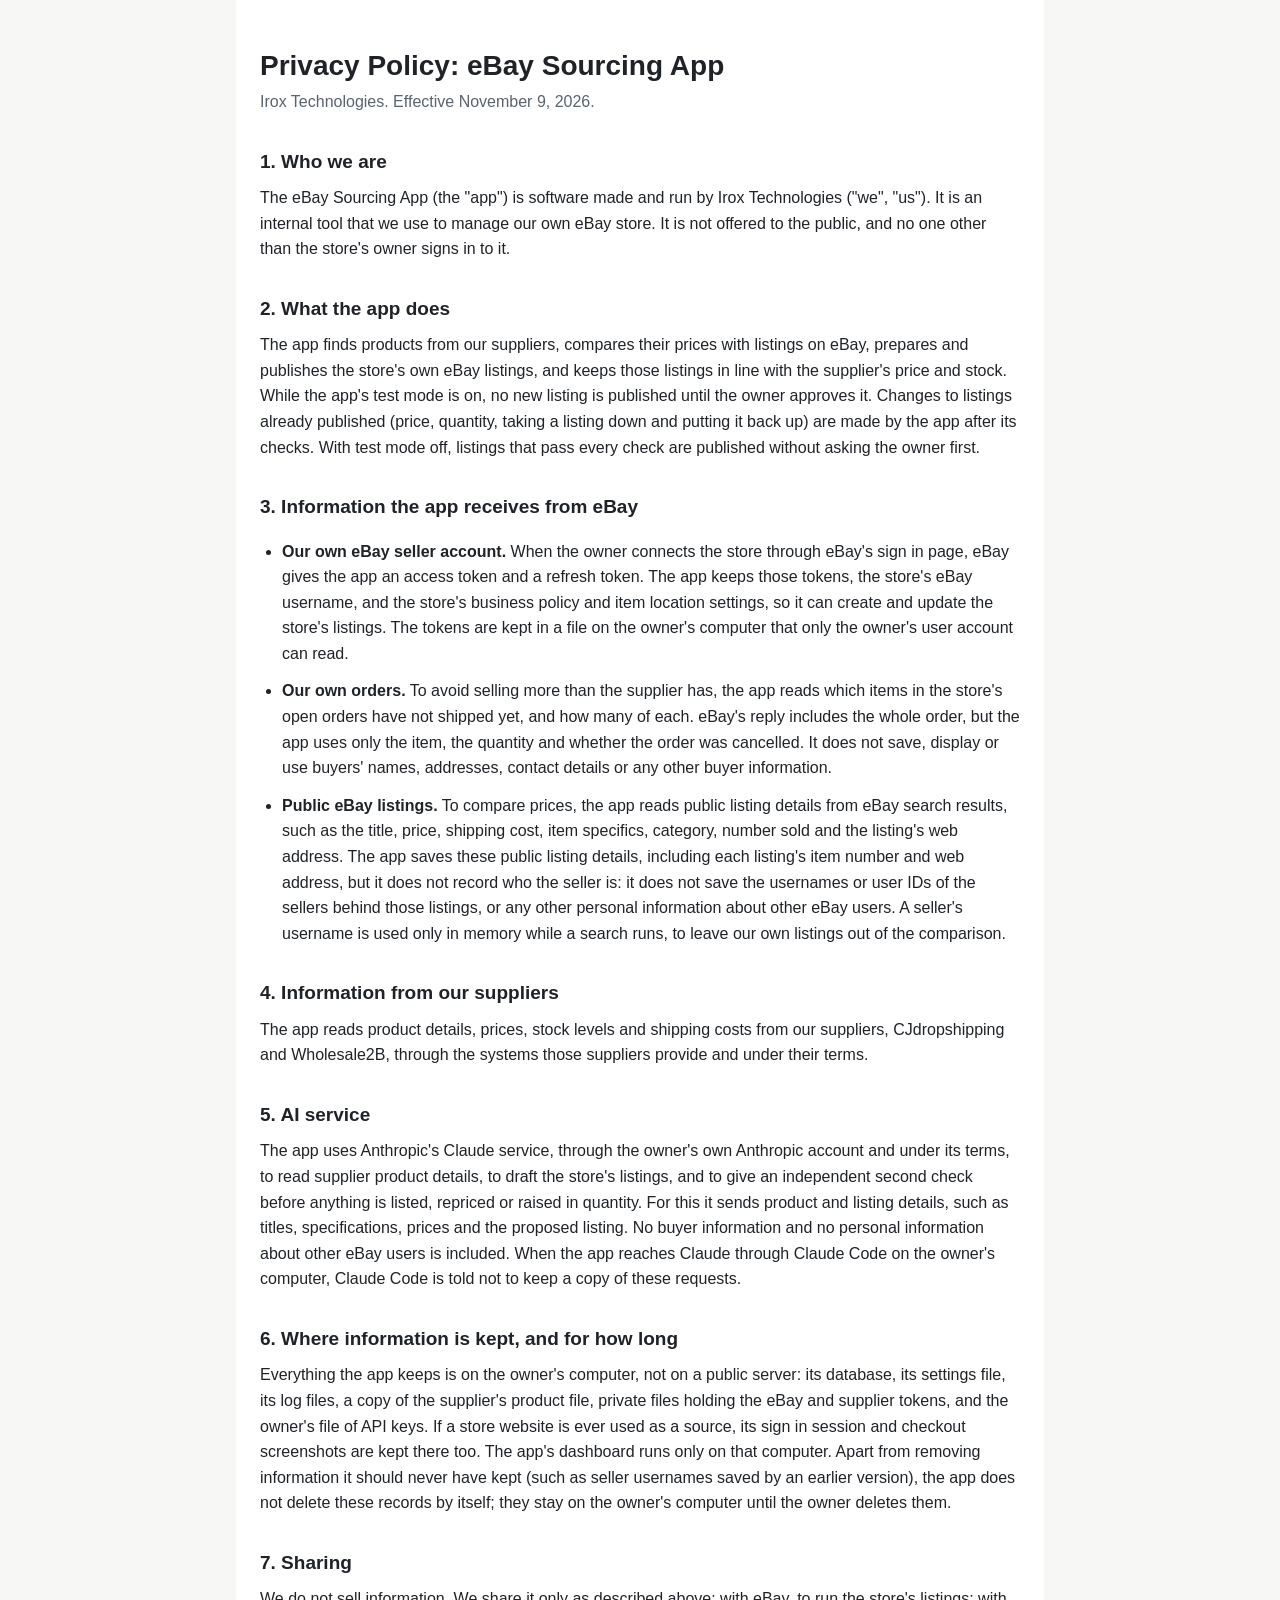
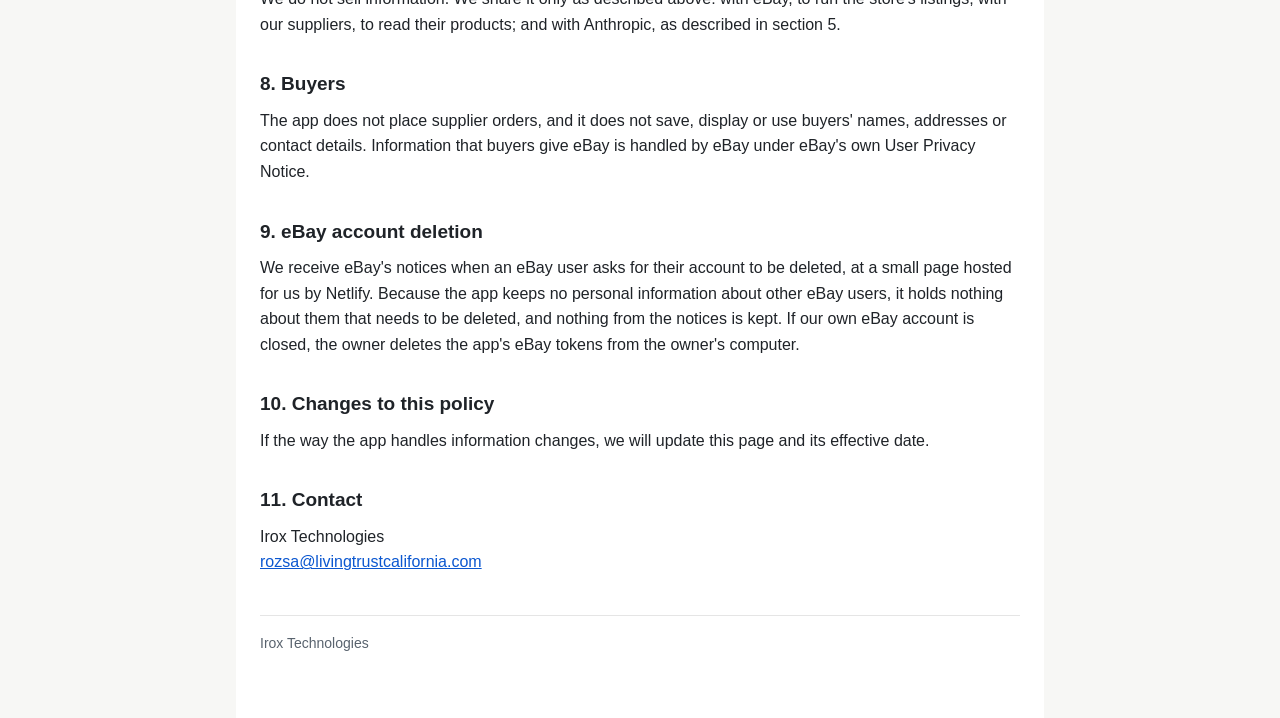
<file: ebay-sourcing-privacy/index.html>
<!DOCTYPE html>
<html lang="en">
<head>
<meta charset="utf-8">
<meta name="viewport" content="width=device-width, initial-scale=1">
<title>Privacy Policy: eBay Sourcing App | Irox Technologies</title>
<meta name="robots" content="noindex">
<style>
  body { margin: 0; background: #f7f7f5; color: #1f2328; font: 16px/1.6 -apple-system, BlinkMacSystemFont, "Segoe UI", Helvetica, Arial, sans-serif; }
  main { max-width: 760px; margin: 0 auto; padding: 48px 24px 64px; background: #fff; }
  h1 { font-size: 28px; line-height: 1.25; margin: 0 0 6px; }
  .meta { color: #59636e; margin: 0 0 32px; }
  h2 { font-size: 19px; margin: 32px 0 8px; }
  p, li { margin: 0 0 12px; }
  ul { padding-left: 22px; }
  a { color: #0b57d0; }
  footer { margin-top: 40px; padding-top: 16px; border-top: 1px solid #e5e5e5; color: #59636e; font-size: 14px; }
</style>
</head>
<body>
<main>
<h1>Privacy Policy: eBay Sourcing App</h1>
<p class="meta">Irox Technologies. Effective November 9, 2026.</p>

<h2>1. Who we are</h2>
<p>The eBay Sourcing App (the "app") is software made and run by Irox Technologies ("we", "us"). It is an internal tool that we use to manage our own eBay store. It is not offered to the public, and no one other than the store's owner signs in to it.</p>

<h2>2. What the app does</h2>
<p>The app finds products from our suppliers, compares their prices with listings on eBay, prepares and publishes the store's own eBay listings, and keeps those listings in line with the supplier's price and stock. While the app's test mode is on, no new listing is published until the owner approves it. Changes to listings already published (price, quantity, taking a listing down and putting it back up) are made by the app after its checks. With test mode off, listings that pass every check are published without asking the owner first.</p>

<h2>3. Information the app receives from eBay</h2>
<ul>
<li><strong>Our own eBay seller account.</strong> When the owner connects the store through eBay's sign in page, eBay gives the app an access token and a refresh token. The app keeps those tokens, the store's eBay username, and the store's business policy and item location settings, so it can create and update the store's listings. The tokens are kept in a file on the owner's computer that only the owner's user account can read.</li>
<li><strong>Our own orders.</strong> To avoid selling more than the supplier has, the app reads which items in the store's open orders have not shipped yet, and how many of each. eBay's reply includes the whole order, but the app uses only the item, the quantity and whether the order was cancelled. It does not save, display or use buyers' names, addresses, contact details or any other buyer information.</li>
<li><strong>Public eBay listings.</strong> To compare prices, the app reads public listing details from eBay search results, such as the title, price, shipping cost, item specifics, category, number sold and the listing's web address. The app saves these public listing details, including each listing's item number and web address, but it does not record who the seller is: it does not save the usernames or user IDs of the sellers behind those listings, or any other personal information about other eBay users. A seller's username is used only in memory while a search runs, to leave our own listings out of the comparison.</li>
</ul>

<h2>4. Information from our suppliers</h2>
<p>The app reads product details, prices, stock levels and shipping costs from our suppliers, CJdropshipping and Wholesale2B, through the systems those suppliers provide and under their terms.</p>

<h2>5. AI service</h2>
<p>The app uses Anthropic's Claude service, through the owner's own Anthropic account and under its terms, to read supplier product details, to draft the store's listings, and to give an independent second check before anything is listed, repriced or raised in quantity. For this it sends product and listing details, such as titles, specifications, prices and the proposed listing. No buyer information and no personal information about other eBay users is included. When the app reaches Claude through Claude Code on the owner's computer, Claude Code is told not to keep a copy of these requests.</p>

<h2>6. Where information is kept, and for how long</h2>
<p>Everything the app keeps is on the owner's computer, not on a public server: its database, its settings file, its log files, a copy of the supplier's product file, private files holding the eBay and supplier tokens, and the owner's file of API keys. If a store website is ever used as a source, its sign in session and checkout screenshots are kept there too. The app's dashboard runs only on that computer. Apart from removing information it should never have kept (such as seller usernames saved by an earlier version), the app does not delete these records by itself; they stay on the owner's computer until the owner deletes them.</p>

<h2>7. Sharing</h2>
<p>We do not sell information. We share it only as described above: with eBay, to run the store's listings; with our suppliers, to read their products; and with Anthropic, as described in section 5.</p>

<h2>8. Buyers</h2>
<p>The app does not place supplier orders, and it does not save, display or use buyers' names, addresses or contact details. Information that buyers give eBay is handled by eBay under eBay's own User Privacy Notice.</p>

<h2>9. eBay account deletion</h2>
<p>We receive eBay's notices when an eBay user asks for their account to be deleted, at a small page hosted for us by Netlify. Because the app keeps no personal information about other eBay users, it holds nothing about them that needs to be deleted, and nothing from the notices is kept. If our own eBay account is closed, the owner deletes the app's eBay tokens from the owner's computer.</p>

<h2>10. Changes to this policy</h2>
<p>If the way the app handles information changes, we will update this page and its effective date.</p>

<h2>11. Contact</h2>
<p>Irox Technologies<br>
<a href="mailto:rozsa@livingtrustcalifornia.com">rozsa@livingtrustcalifornia.com</a></p>

<footer>Irox Technologies</footer>
</main>
</body>
</html>
</file>
<file: style.css>
/* ============================================
   IROX TECHNOLOGIES — style.css
   Dark luxury × tech-forward
   ============================================ */

/* ---------- Reset & Base ---------- */
*, *::before, *::after { margin: 0; padding: 0; box-sizing: border-box; }

:root {
  --bg:        #0A0A0B;
  --bg-subtle: #111113;
  --bg-card:   #161618;
  --text:      #F0F0F2;
  --text-dim:  #8A8A9A;
  --accent:    #00F0FF;
  --accent2:   #8B5CF6;
  --glow:      rgba(0, 240, 255, .35);
  --glow2:     rgba(139, 92, 246, .30);
  --radius:    14px;
  --font-display: 'Syne', sans-serif;
  --font-body:    'Plus Jakarta Sans', sans-serif;
  --font-mono:    'JetBrains Mono', monospace;
  --nav-h: 72px;
}

html {
  scroll-behavior: smooth;
  -webkit-font-smoothing: antialiased;
  -moz-osx-font-smoothing: grayscale;
}

body {
  font-family: var(--font-body);
  background: var(--bg);
  color: var(--text);
  overflow-x: hidden;
  line-height: 1.6;
}

a { color: inherit; text-decoration: none; }
img { display: block; max-width: 100%; }
button, input, textarea { font: inherit; border: none; outline: none; background: none; color: inherit; }
ul { list-style: none; }

/* ---------- Utility ---------- */
.container { width: min(90%, 1320px); margin-inline: auto; }
.sr-only { position: absolute; width: 1px; height: 1px; padding: 0; margin: -1px; overflow: hidden; clip: rect(0,0,0,0); border: 0; }

/* ---------- Cursor Follower ---------- */
.cursor-follower {
  position: fixed; top: 0; left: 0;
  width: 28px; height: 28px;
  border: 1.5px solid var(--accent);
  border-radius: 50%;
  pointer-events: none;
  z-index: 9999;
  transition: transform .15s ease, width .25s, height .25s, opacity .25s;
  opacity: 0;
  mix-blend-mode: difference;
}
.cursor-follower.active { opacity: 1; }
.cursor-follower.hovering {
  width: 56px; height: 56px;
  border-color: var(--accent2);
}

@media (pointer: coarse) {
  .cursor-follower { display: none; }
}

/* ---------- Navigation ---------- */
.nav {
  position: fixed; top: 0; left: 0; width: 100%;
  height: var(--nav-h);
  display: flex; align-items: center; justify-content: space-between;
  padding-inline: 5%;
  z-index: 1000;
  transition: background .4s, backdrop-filter .4s, box-shadow .4s;
}
.nav.scrolled {
  background: rgba(10, 10, 11, .72);
  backdrop-filter: blur(20px) saturate(1.4);
  -webkit-backdrop-filter: blur(20px) saturate(1.4);
  box-shadow: 0 1px 0 rgba(255,255,255,.06);
}
.nav__logo {
  font-family: var(--font-display);
  font-weight: 800;
  font-size: 1.55rem;
  letter-spacing: -0.02em;
  display: flex; align-items: center; gap: .55rem;
}
.nav__logo svg { height: 32px; width: auto; }
.nav__logo span { background: linear-gradient(135deg, var(--accent), var(--accent2)); -webkit-background-clip: text; -webkit-text-fill-color: transparent; background-clip: text; }

.nav__links { display: flex; gap: 2.4rem; }
.nav__links a {
  font-size: .9rem;
  font-weight: 500;
  color: var(--text-dim);
  transition: color .25s;
  position: relative;
}
.nav__links a::after {
  content: ''; position: absolute; bottom: -4px; left: 0;
  width: 0; height: 2px;
  background: var(--accent);
  transition: width .3s;
}
.nav__links a:hover { color: var(--text); }
.nav__links a:hover::after { width: 100%; }

.nav__cta {
  padding: .6rem 1.6rem;
  border-radius: 100px;
  font-size: .85rem;
  font-weight: 600;
  background: var(--accent);
  color: var(--bg);
  transition: box-shadow .3s, transform .2s;
  cursor: pointer;
}
.nav__cta:hover {
  box-shadow: 0 0 30px var(--glow);
  transform: translateY(-1px);
}

/* hamburger */
.nav__hamburger {
  display: none;
  flex-direction: column;
  gap: 5px;
  cursor: pointer;
  z-index: 1100;
  padding: 8px;
}
.nav__hamburger span {
  display: block; width: 26px; height: 2px;
  background: var(--text);
  transition: transform .3s, opacity .3s;
}
.nav__hamburger.open span:nth-child(1) { transform: translateY(7px) rotate(45deg); }
.nav__hamburger.open span:nth-child(2) { opacity: 0; }
.nav__hamburger.open span:nth-child(3) { transform: translateY(-7px) rotate(-45deg); }

/* mobile overlay */
.mobile-nav {
  position: fixed; inset: 0;
  background: rgba(10,10,11,.96);
  backdrop-filter: blur(30px);
  display: flex; flex-direction: column;
  align-items: center; justify-content: center;
  gap: 2.4rem;
  z-index: 1050;
  opacity: 0; pointer-events: none;
  transition: opacity .4s;
}
.mobile-nav.open { opacity: 1; pointer-events: auto; }
.mobile-nav a {
  font-family: var(--font-display);
  font-size: clamp(1.6rem, 5vw, 2.4rem);
  font-weight: 700;
  transition: color .2s;
}
.mobile-nav a:hover { color: var(--accent); }

/* ---------- Hero ---------- */
.hero {
  position: relative;
  min-height: 100vh; min-height: 100dvh;
  display: flex; align-items: center;
  padding-top: var(--nav-h);
  overflow: hidden;
}

/* gradient mesh */
.hero__mesh {
  position: absolute; inset: 0; z-index: 0;
  overflow: hidden;
}
.hero__mesh::before,
.hero__mesh::after {
  content: '';
  position: absolute;
  border-radius: 50%;
  filter: blur(120px);
  opacity: .4;
  animation: meshFloat 12s ease-in-out infinite alternate;
}
.hero__mesh::before {
  width: 55vw; height: 55vw;
  top: -15%; left: -10%;
  background: radial-gradient(circle, var(--accent) 0%, transparent 70%);
}
.hero__mesh::after {
  width: 50vw; height: 50vw;
  bottom: -20%; right: -10%;
  background: radial-gradient(circle, var(--accent2) 0%, transparent 70%);
  animation-delay: -6s;
}
@keyframes meshFloat {
  0%   { transform: translate(0, 0) scale(1); }
  100% { transform: translate(40px, -30px) scale(1.08); }
}

/* grain overlay */
.hero__grain {
  position: absolute; inset: 0; z-index: 1;
  background-image: url("data:image/svg+xml,%3Csvg viewBox='0 0 256 256' xmlns='http://www.w3.org/2000/svg'%3E%3Cfilter id='g'%3E%3CfeTurbulence type='fractalNoise' baseFrequency='.85' numOctaves='4' stitchTiles='stitch'/%3E%3C/filter%3E%3Crect width='100%25' height='100%25' filter='url(%23g)' opacity='.04'/%3E%3C/svg%3E");
  background-size: 256px;
  pointer-events: none;
}

.hero__inner {
  position: relative; z-index: 2;
  display: grid;
  grid-template-columns: 1.15fr .85fr;
  align-items: center;
  gap: 5rem;
  width: min(90%, 1360px);
  margin-inline: auto;
  padding-block: 2rem;
}

.hero__text h1 {
  font-family: var(--font-display);
  font-size: clamp(2.2rem, 3.2vw, 4.2rem);
  font-weight: 800;
  line-height: 1.1;
  letter-spacing: -0.025em;
}
.hero__text h1 .line { display: block; overflow: hidden; }
.hero__text h1 .word {
  display: inline-block;
  transform: translateY(110%);
  transition: transform .7s cubic-bezier(.22, 1, .36, 1);
}
.hero__text h1 .word.revealed { transform: translateY(0); }
.hero__text h1 .highlight {
  background: linear-gradient(135deg, var(--accent), var(--accent2));
  -webkit-background-clip: text; -webkit-text-fill-color: transparent;
  background-clip: text;
}

.hero__sub {
  margin-top: 2rem;
  font-size: clamp(1rem, 1.15vw, 1.125rem);
  font-weight: 350;
  color: var(--text-dim);
  max-width: 480px;
  line-height: 1.7;
  letter-spacing: 0.005em;
  opacity: 0; transform: translateY(20px);
  transition: opacity .6s .5s, transform .6s .5s;
}
.hero__sub.revealed { opacity: 1; transform: translateY(0); }

.hero__buttons {
  display: flex; gap: 1rem; margin-top: 2.8rem;
  flex-wrap: wrap;
  opacity: 0; transform: translateY(20px);
  transition: opacity .6s .7s, transform .6s .7s;
}
.hero__buttons.revealed { opacity: 1; transform: translateY(0); }

.btn {
  display: inline-flex; align-items: center; gap: .5rem;
  padding: .85rem 2rem;
  border-radius: 100px;
  font-weight: 600;
  font-size: .95rem;
  cursor: pointer;
  transition: transform .25s, box-shadow .3s;
  position: relative; overflow: hidden;
}
.btn::before {
  content: ''; position: absolute; inset: 0;
  background: linear-gradient(135deg, rgba(255,255,255,.1), transparent);
  opacity: 0; transition: opacity .3s;
}
.btn:hover::before { opacity: 1; }
.btn:hover { transform: translateY(-2px); }

.btn--primary {
  background: var(--accent);
  color: var(--bg);
}
.btn--primary:hover { box-shadow: 0 0 40px var(--glow); }

.btn--outline {
  border: 1.5px solid rgba(255,255,255,.18);
  color: var(--text);
}
.btn--outline:hover {
  border-color: var(--accent);
  box-shadow: 0 0 30px rgba(0,240,255,.12);
}

/* phone mockups */
.hero__mockups {
  position: relative;
  height: 560px;
  perspective: 1200px;
  opacity: 0; transform: translateX(40px);
  transition: opacity .8s .4s, transform .8s .4s;
}
.hero__mockups.revealed { opacity: 1; transform: translateX(0); }

.phone-mock {
  position: absolute;
  width: 240px;
  border-radius: 28px;
  overflow: hidden;
  box-shadow: 0 30px 80px rgba(0,0,0,.55), 0 0 0 1px rgba(255,255,255,.08);
  transition: transform .5s cubic-bezier(.22,1,.36,1);
}
.phone-mock--1 {
  top: 10%; left: 10%;
  transform: rotateY(-12deg) rotateX(4deg);
  z-index: 2;
}
.phone-mock--2 {
  top: 18%; right: 8%;
  transform: rotateY(8deg) rotateX(-3deg) translateZ(-40px);
  z-index: 1;
}
.phone-mock:hover {
  transform: rotateY(0) rotateX(0) scale(1.04) translateZ(20px);
  z-index: 3;
}

.phone-screen {
  width: 100%;
  aspect-ratio: 9 / 19.5;
  display: flex; flex-direction: column;
  padding: 2rem 1.2rem 1.2rem;
}
.phone-screen--glow {
  background: linear-gradient(160deg, #0f1922, #0a2a2a);
}
.phone-screen--study {
  background: linear-gradient(160deg, #1a0f2e, #0f1922);
}
.phone-screen__badge {
  display: inline-flex; align-items: center; gap: .35rem;
  font-size: .6rem; font-weight: 700; text-transform: uppercase;
  letter-spacing: .12em;
  padding: .3rem .7rem;
  border-radius: 100px;
  width: fit-content;
  margin-bottom: .8rem;
}
.phone-screen--glow .phone-screen__badge {
  background: rgba(0,240,255,.15); color: var(--accent);
}
.phone-screen--study .phone-screen__badge {
  background: rgba(139,92,246,.15); color: var(--accent2);
}
.phone-screen__title {
  font-family: var(--font-display);
  font-size: 1.3rem; font-weight: 700;
  margin-bottom: .4rem;
}
.phone-screen__desc {
  font-size: .7rem; color: var(--text-dim); line-height: 1.5;
  margin-bottom: 1rem;
}
.phone-screen__visual {
  flex: 1;
  border-radius: 14px;
  display: flex; align-items: center; justify-content: center;
}
.phone-screen--glow .phone-screen__visual {
  background: linear-gradient(135deg, rgba(0,240,255,.08), rgba(139,92,246,.08));
}
.phone-screen--study .phone-screen__visual {
  background: linear-gradient(135deg, rgba(139,92,246,.1), rgba(0,240,255,.05));
}
.phone-screen__icon {
  font-size: 2.6rem; opacity: .7;
}

/* ---------- Social Proof Bar ---------- */
.proof-bar {
  padding: 3rem 0;
  border-top: 1px solid rgba(255,255,255,.05);
  border-bottom: 1px solid rgba(255,255,255,.05);
  overflow: hidden;
}
.proof-bar__track {
  display: flex; align-items: center; gap: 4rem;
  animation: marquee 30s linear infinite;
  width: max-content;
}
.proof-bar__item {
  display: flex; align-items: center; gap: .6rem;
  white-space: nowrap;
  font-size: .9rem;
  font-weight: 500;
  color: var(--text-dim);
  opacity: .6;
  transition: opacity .3s;
}
.proof-bar__item:hover { opacity: 1; }
.proof-bar__item svg { height: 20px; width: auto; opacity: .5; }

@keyframes marquee {
  0%   { transform: translateX(0); }
  100% { transform: translateX(-50%); }
}

/* ---------- Reveal Animation Utility ---------- */
.reveal {
  opacity: 0;
  transform: translateY(50px);
  transition: opacity .7s cubic-bezier(.22,1,.36,1), transform .7s cubic-bezier(.22,1,.36,1);
}
.reveal.revealed {
  opacity: 1;
  transform: translateY(0);
}
.reveal-delay-1 { transition-delay: .1s; }
.reveal-delay-2 { transition-delay: .2s; }
.reveal-delay-3 { transition-delay: .3s; }
.reveal-delay-4 { transition-delay: .4s; }
.reveal-delay-5 { transition-delay: .5s; }

/* ---------- Section Headers ---------- */
.section-label {
  font-family: var(--font-mono);
  font-size: .75rem;
  font-weight: 500;
  text-transform: uppercase;
  letter-spacing: .2em;
  color: var(--accent);
  margin-bottom: 1rem;
}
.section-title {
  font-family: var(--font-display);
  font-size: clamp(1.75rem, 2.8vw, 2.8rem);
  font-weight: 800;
  line-height: 1.12;
  letter-spacing: -0.025em;
  max-width: 640px;
}
.section-desc {
  font-size: 1.05rem;
  font-weight: 400;
  color: var(--text-dim);
  max-width: 520px;
  margin-top: 1rem;
  line-height: 1.7;
  letter-spacing: 0.005em;
}

/* ---------- About ---------- */
.about {
  padding: 8rem 0;
}
.about__grid {
  display: grid;
  grid-template-columns: 1fr 1fr;
  gap: 5rem;
  align-items: center;
}
.about__visual {
  position: relative;
  aspect-ratio: 1;
  max-width: 480px;
}
.about__orb {
  position: absolute;
  border-radius: 50%;
  filter: blur(80px);
}
.about__orb--1 {
  width: 65%; height: 65%;
  top: 10%; left: 5%;
  background: var(--accent);
  opacity: .15;
  animation: orbPulse 6s ease-in-out infinite;
}
.about__orb--2 {
  width: 55%; height: 55%;
  bottom: 10%; right: 5%;
  background: var(--accent2);
  opacity: .12;
  animation: orbPulse 6s ease-in-out infinite reverse;
}
@keyframes orbPulse {
  0%, 100% { transform: scale(1); opacity: .12; }
  50% { transform: scale(1.15); opacity: .2; }
}
.about__box {
  position: absolute;
  background: var(--bg-card);
  border: 1px solid rgba(255,255,255,.06);
  border-radius: var(--radius);
  padding: 1.4rem 1.6rem;
  backdrop-filter: blur(12px);
}
.about__box--1 {
  top: 12%; left: 8%;
  font-family: var(--font-display);
  font-size: 2.2rem;
  font-weight: 800;
}
.about__box--1 small {
  display: block;
  font-family: var(--font-body);
  font-size: .75rem;
  font-weight: 500;
  color: var(--text-dim);
  margin-top: .2rem;
}
.about__box--2 {
  bottom: 18%; right: 6%;
}
.about__box--2 .tech-dots {
  display: flex; gap: .5rem; margin-top: .5rem;
}
.about__box--2 .tech-dots span {
  width: 10px; height: 10px;
  border-radius: 50%;
}
.about__right p {
  font-size: 1.05rem;
  color: var(--text-dim);
  line-height: 1.8;
  margin-top: 1.5rem;
}
.about__right p strong { color: var(--text); font-weight: 600; }

/* ---------- Services ---------- */
.services {
  padding: 8rem 0;
}
.services__bento {
  display: grid;
  grid-template-columns: repeat(3, 1fr);
  grid-template-rows: auto auto;
  gap: 1.2rem;
  margin-top: 3.5rem;
}
.service-card {
  background: var(--bg-card);
  border: 1px solid rgba(255,255,255,.05);
  border-radius: var(--radius);
  padding: 2.4rem 2rem;
  position: relative;
  overflow: hidden;
  transition: border-color .4s, transform .3s, box-shadow .4s;
  cursor: default;
}
.service-card:hover {
  border-color: rgba(0, 240, 255, .2);
  transform: translateY(-4px);
  box-shadow: 0 20px 60px rgba(0,0,0,.3);
}
.service-card::before {
  content: '';
  position: absolute; top: 0; left: 0; right: 0;
  height: 2px;
  background: linear-gradient(90deg, var(--accent), var(--accent2));
  transform: scaleX(0);
  transform-origin: left;
  transition: transform .5s;
}
.service-card:hover::before { transform: scaleX(1); }

.service-card--wide { grid-column: span 2; }

.service-card__icon {
  width: 48px; height: 48px;
  border-radius: 12px;
  display: flex; align-items: center; justify-content: center;
  font-size: 1.4rem;
  margin-bottom: 1.4rem;
}
.service-card:nth-child(1) .service-card__icon { background: rgba(0,240,255,.1); color: var(--accent); }
.service-card:nth-child(2) .service-card__icon { background: rgba(139,92,246,.1); color: var(--accent2); }
.service-card:nth-child(3) .service-card__icon { background: rgba(236,72,153,.1); color: #ec4899; }
.service-card:nth-child(4) .service-card__icon { background: rgba(34,197,94,.1); color: #22c55e; }
.service-card:nth-child(5) .service-card__icon { background: rgba(251,191,36,.1); color: #fbbf24; }
.service-card:nth-child(6) .service-card__icon { background: rgba(244,114,82,.1); color: #f47252; }

.service-card__title {
  font-family: var(--font-display);
  font-size: 1.15rem;
  font-weight: 700;
  letter-spacing: -0.01em;
  margin-bottom: .6rem;
}
.service-card__desc {
  font-size: .88rem;
  color: var(--text-dim);
  line-height: 1.65;
}

/* ---------- Case Studies ---------- */
.cases {
  padding: 8rem 0;
}
.cases__grid {
  margin-top: 3.5rem;
  display: flex;
  flex-direction: column;
  gap: 2rem;
}

.case-card {
  display: grid;
  grid-template-columns: 1fr 1fr;
  border-radius: 20px;
  overflow: hidden;
  min-height: 420px;
  position: relative;
  transition: transform .4s, box-shadow .4s;
  border: 1px solid rgba(255,255,255,.05);
}
.case-card:hover {
  transform: translateY(-6px);
  box-shadow: 0 40px 100px rgba(0,0,0,.4);
}

.case-card--glow { background: linear-gradient(135deg, #071a1f, #0d1f2d 60%, #0a1628); }
.case-card--study { background: linear-gradient(135deg, #150d28, #1a1030 60%, #0d0a1e); }
.case-card--legal { background: linear-gradient(135deg, #0d1a0d, #0f1f15 60%, #0a1610); }

.case-card__content {
  padding: 3rem 3rem;
  display: flex; flex-direction: column; justify-content: center;
}
.case-card__badge {
  display: inline-flex; align-items: center; gap: .4rem;
  font-size: .7rem; font-weight: 700;
  text-transform: uppercase; letter-spacing: .14em;
  padding: .35rem .9rem;
  border-radius: 100px;
  width: fit-content;
  margin-bottom: 1.4rem;
}
.case-card--glow .case-card__badge { background: rgba(0,240,255,.12); color: var(--accent); }
.case-card--study .case-card__badge { background: rgba(139,92,246,.12); color: var(--accent2); }
.case-card--legal .case-card__badge { background: rgba(34,197,94,.12); color: #22c55e; }

.case-card__title {
  font-family: var(--font-display);
  font-size: clamp(1.4rem, 2vw, 1.75rem);
  font-weight: 800;
  line-height: 1.15;
  letter-spacing: -0.02em;
  margin-bottom: .8rem;
}
.case-card__desc {
  font-size: .95rem;
  color: var(--text-dim);
  line-height: 1.7;
  margin-bottom: 1.6rem;
  max-width: 420px;
}
.case-card__tech {
  display: flex; flex-wrap: wrap; gap: .5rem;
  margin-bottom: 1.6rem;
}
.case-card__tech span {
  font-size: .72rem;
  font-weight: 600;
  padding: .3rem .75rem;
  border-radius: 100px;
  border: 1px solid rgba(255,255,255,.1);
  color: var(--text-dim);
  background: rgba(255,255,255,.03);
}
.case-card__platforms {
  display: flex; gap: .5rem;
  font-size: .78rem;
  color: var(--text-dim);
  align-items: center;
}
.case-card__platforms svg { width: 16px; height: 16px; opacity: .6; }

.case-card__visual {
  display: flex; align-items: center; justify-content: center;
  padding: 2rem;
  position: relative;
  overflow: hidden;
}
.case-card__mockup {
  width: 200px;
  border-radius: 24px;
  overflow: hidden;
  box-shadow: 0 30px 60px rgba(0,0,0,.4), 0 0 0 1px rgba(255,255,255,.06);
  transition: transform .5s cubic-bezier(.22,1,.36,1);
}
.case-card:hover .case-card__mockup {
  transform: translateY(-8px) scale(1.02);
}
.case-mockup-screen {
  width: 100%;
  aspect-ratio: 9/19.5;
  display: flex; flex-direction: column;
  align-items: center; justify-content: center;
  gap: .8rem;
}
.case-card--glow .case-mockup-screen { background: linear-gradient(160deg, #0d2830, #071a22); }
.case-card--study .case-mockup-screen { background: linear-gradient(160deg, #1e1040, #120a28); }
.case-card--legal .case-mockup-screen { background: linear-gradient(160deg, #0f2518, #091a10); }

.case-mockup-screen__icon { font-size: 2.4rem; }
.case-mockup-screen__label {
  font-family: var(--font-display);
  font-size: .9rem; font-weight: 700;
}

/* in-development badge */
.case-card__status {
  position: absolute; top: 1.5rem; right: 1.5rem;
  font-size: .65rem; font-weight: 700;
  text-transform: uppercase; letter-spacing: .12em;
  padding: .3rem .7rem;
  border-radius: 100px;
  background: rgba(251,191,36,.15);
  color: #fbbf24;
}

/* additional case mini cards */
.cases__upcoming {
  display: grid;
  grid-template-columns: 1fr 1fr;
  gap: 1.2rem;
  margin-top: 2rem;
}
.case-mini {
  background: var(--bg-card);
  border: 1px solid rgba(255,255,255,.05);
  border-radius: var(--radius);
  padding: 2rem 2rem;
  position: relative;
  overflow: hidden;
  transition: border-color .3s;
}
.case-mini:hover {
  border-color: rgba(255,255,255,.12);
}
.case-mini__title {
  font-family: var(--font-display);
  font-size: 1.2rem; font-weight: 700;
  margin-bottom: .4rem;
}
.case-mini__desc {
  font-size: .85rem; color: var(--text-dim); line-height: 1.6;
}

/* ---------- Tech Stack Marquee ---------- */
.techstack {
  padding: 6rem 0;
  border-top: 1px solid rgba(255,255,255,.04);
  border-bottom: 1px solid rgba(255,255,255,.04);
}
.techstack__marquee {
  overflow: hidden;
  margin-top: 2.5rem;
  -webkit-mask-image: linear-gradient(90deg, transparent, #000 10%, #000 90%, transparent);
  mask-image: linear-gradient(90deg, transparent, #000 10%, #000 90%, transparent);
}
.techstack__track {
  display: flex;
  gap: 3rem;
  animation: marquee 40s linear infinite;
  width: max-content;
}
.tech-item {
  display: flex; flex-direction: column; align-items: center; gap: .6rem;
  min-width: 80px;
  opacity: .4;
  filter: grayscale(1);
  transition: opacity .3s, filter .3s, transform .3s;
  cursor: default;
}
.tech-item:hover {
  opacity: 1;
  filter: grayscale(0);
  transform: translateY(-4px);
}
.tech-item__icon {
  width: 44px; height: 44px;
  display: flex; align-items: center; justify-content: center;
  font-size: 1.6rem;
  border-radius: 12px;
  background: rgba(255,255,255,.04);
  border: 1px solid rgba(255,255,255,.06);
}
.tech-item__label {
  font-size: .7rem;
  font-weight: 600;
  color: var(--text-dim);
  letter-spacing: .03em;
}

/* ---------- Stats ---------- */
.stats {
  padding: 8rem 0;
}
.stats__grid {
  display: grid;
  grid-template-columns: repeat(4, 1fr);
  gap: 2rem;
  margin-top: 3rem;
}
.stat-card {
  text-align: center;
  padding: 2.4rem 1rem;
  border-radius: var(--radius);
  background: var(--bg-card);
  border: 1px solid rgba(255,255,255,.05);
  transition: border-color .3s, transform .3s;
}
.stat-card:hover {
  border-color: rgba(0,240,255,.15);
  transform: translateY(-4px);
}
.stat-card__number {
  font-family: var(--font-mono);
  font-size: clamp(2rem, 3vw, 2.8rem);
  font-weight: 800;
  background: linear-gradient(135deg, var(--accent), var(--accent2));
  -webkit-background-clip: text; -webkit-text-fill-color: transparent;
  background-clip: text;
  line-height: 1.1;
}
.stat-card__label {
  font-size: .85rem;
  color: var(--text-dim);
  margin-top: .5rem;
}

/* ---------- Process ---------- */
.process {
  padding: 8rem 0;
}
.process__steps {
  display: grid;
  grid-template-columns: repeat(4, 1fr);
  gap: 2rem;
  margin-top: 3.5rem;
  position: relative;
}
.process__steps::before {
  content: '';
  position: absolute;
  top: 38px;
  left: 12%;
  right: 12%;
  height: 2px;
  background: linear-gradient(90deg, var(--accent), var(--accent2));
  opacity: .2;
}

.step-card {
  text-align: center;
  position: relative;
}
.step-card__num {
  width: 56px; height: 56px;
  border-radius: 50%;
  display: inline-flex; align-items: center; justify-content: center;
  font-family: var(--font-mono);
  font-size: 1.1rem;
  font-weight: 700;
  background: var(--bg-card);
  border: 2px solid rgba(0,240,255,.25);
  color: var(--accent);
  margin-bottom: 1.4rem;
  position: relative;
  z-index: 1;
  transition: background .3s, border-color .3s, box-shadow .3s;
}
.step-card:hover .step-card__num {
  background: var(--accent);
  color: var(--bg);
  box-shadow: 0 0 30px var(--glow);
}
.step-card__title {
  font-family: var(--font-display);
  font-size: 1.15rem;
  font-weight: 700;
  margin-bottom: .5rem;
}
.step-card__desc {
  font-size: .85rem;
  color: var(--text-dim);
  line-height: 1.6;
  max-width: 220px;
  margin-inline: auto;
}

/* ---------- Testimonials ---------- */
.testimonials {
  padding: 8rem 0;
}
.testimonials__grid {
  display: grid;
  grid-template-columns: 1fr 1fr;
  gap: 2rem;
  margin-top: 3.5rem;
}
.testimonial-card {
  background: var(--bg-card);
  border: 1px solid rgba(255,255,255,.05);
  border-radius: var(--radius);
  padding: 2.8rem 2.4rem;
  position: relative;
  transition: border-color .3s;
}
.testimonial-card:hover {
  border-color: rgba(255,255,255,.1);
}
.testimonial-card__quote {
  font-size: 1.05rem;
  line-height: 1.75;
  color: var(--text);
  font-style: italic;
  margin-bottom: 1.6rem;
}
.testimonial-card__quote::before {
  content: '\201C';
  font-family: var(--font-display);
  font-size: 3.5rem;
  color: var(--accent);
  opacity: .3;
  line-height: 1;
  display: block;
  margin-bottom: .4rem;
  font-style: normal;
}
.testimonial-card__author {
  display: flex; align-items: center; gap: 1rem;
}
.testimonial-card__avatar {
  width: 44px; height: 44px;
  border-radius: 50%;
  display: flex; align-items: center; justify-content: center;
  font-weight: 700;
  font-size: .85rem;
}
.testimonial-card:nth-child(1) .testimonial-card__avatar { background: rgba(0,240,255,.12); color: var(--accent); }
.testimonial-card:nth-child(2) .testimonial-card__avatar { background: rgba(139,92,246,.12); color: var(--accent2); }
.testimonial-card:nth-child(3) .testimonial-card__avatar { background: rgba(34,197,94,.12); color: #22c55e; }
.testimonial-card:nth-child(4) .testimonial-card__avatar { background: rgba(236,72,153,.12); color: #ec4899; }

.testimonial-card__name {
  font-weight: 700;
  font-size: .9rem;
}
.testimonial-card__role {
  font-size: .78rem;
  color: var(--text-dim);
}

/* ---------- Contact ---------- */
.contact {
  padding: 8rem 0;
}
.contact__grid {
  display: grid;
  grid-template-columns: 1fr 1fr;
  gap: 5rem;
  margin-top: 3.5rem;
  align-items: start;
}
.contact__info p {
  font-size: 1.05rem;
  color: var(--text-dim);
  line-height: 1.8;
  margin-bottom: 2rem;
}
.contact__email {
  display: inline-flex; align-items: center; gap: .6rem;
  font-size: 1.15rem;
  font-weight: 600;
  color: var(--accent);
  transition: opacity .3s;
}
.contact__email:hover { opacity: .7; }
.contact__location {
  display: flex; align-items: center; gap: .5rem;
  font-size: .9rem;
  color: var(--text-dim);
  margin-top: 1rem;
}

.contact__form {
  display: flex; flex-direction: column; gap: 1.4rem;
}
.form-group {
  position: relative;
}
.form-group input,
.form-group textarea {
  width: 100%;
  padding: 1.1rem 1.2rem;
  background: var(--bg-card);
  border: 1px solid rgba(255,255,255,.08);
  border-radius: 12px;
  font-size: .95rem;
  color: var(--text);
  transition: border-color .3s, box-shadow .3s;
}
.form-group textarea { min-height: 140px; resize: vertical; }
.form-group input:focus,
.form-group textarea:focus {
  border-color: var(--accent);
  box-shadow: 0 0 20px rgba(0,240,255,.08);
}
.form-group label {
  position: absolute;
  left: 1.2rem; top: 1.1rem;
  font-size: .95rem;
  color: var(--text-dim);
  pointer-events: none;
  transition: all .25s;
}
.form-group input:focus ~ label,
.form-group input:not(:placeholder-shown) ~ label,
.form-group textarea:focus ~ label,
.form-group textarea:not(:placeholder-shown) ~ label {
  top: -.55rem;
  left: .9rem;
  font-size: .7rem;
  font-weight: 600;
  color: var(--accent);
  background: var(--bg);
  padding: 0 .3rem;
}

.btn--submit {
  align-self: flex-start;
  padding: 1rem 2.8rem;
  border-radius: 100px;
  font-weight: 700;
  font-size: 1rem;
  background: linear-gradient(135deg, var(--accent), var(--accent2));
  color: var(--bg);
  cursor: pointer;
  transition: box-shadow .3s, transform .25s;
  position: relative;
  overflow: hidden;
}
.btn--submit::after {
  content: '';
  position: absolute;
  inset: -2px;
  border-radius: 100px;
  background: linear-gradient(135deg, var(--accent), var(--accent2));
  z-index: -1;
  filter: blur(16px);
  opacity: 0;
  transition: opacity .3s;
}
.btn--submit:hover {
  transform: translateY(-2px);
}
.btn--submit:hover::after { opacity: .5; }

/* ---------- Footer ---------- */
.footer {
  padding: 3rem 0;
  border-top: 1px solid rgba(255,255,255,.05);
}
.footer__inner {
  display: flex;
  align-items: center;
  justify-content: space-between;
  flex-wrap: wrap;
  gap: 1.5rem;
}
.footer__copy {
  font-size: .82rem;
  color: var(--text-dim);
}
.footer__social {
  display: flex; gap: 1.2rem;
}
.footer__social a {
  width: 38px; height: 38px;
  border-radius: 50%;
  display: flex; align-items: center; justify-content: center;
  border: 1px solid rgba(255,255,255,.08);
  color: var(--text-dim);
  transition: border-color .3s, color .3s;
}
.footer__social a:hover {
  border-color: var(--accent);
  color: var(--accent);
}
.footer__social svg { width: 16px; height: 16px; }

/* ============================================
   Responsive
   ============================================ */
@media (max-width: 1024px) {
  .hero__inner { grid-template-columns: 1fr; text-align: center; gap: 3rem; }
  .hero__text h1 { font-size: clamp(2rem, 5vw, 2.8rem); }
  .hero__sub { margin-inline: auto; }
  .hero__buttons { justify-content: center; }
  .hero__mockups { height: 380px; margin-inline: auto; max-width: 420px; }
  .phone-mock { width: 180px; }
  .phone-mock--1 { left: 5%; }
  .phone-mock--2 { right: 5%; }

  .about__grid { grid-template-columns: 1fr; gap: 3rem; }
  .about__visual { max-width: 360px; margin-inline: auto; }

  .services__bento { grid-template-columns: 1fr 1fr; }
  .service-card--wide { grid-column: span 1; }

  .case-card { grid-template-columns: 1fr; }
  .case-card__visual { min-height: 280px; }

  .stats__grid { grid-template-columns: repeat(2, 1fr); }

  .process__steps { grid-template-columns: repeat(2, 1fr); }
  .process__steps::before { display: none; }

  .contact__grid { grid-template-columns: 1fr; gap: 3rem; }
}

@media (max-width: 768px) {
  .nav__links, .nav__cta { display: none; }
  .nav__hamburger { display: flex; }

  .hero__text h1 { font-size: clamp(1.8rem, 6vw, 2.4rem); }
  .hero__mockups { height: 320px; }
  .phone-mock { width: 155px; }

  .services__bento { grid-template-columns: 1fr; }

  .cases__upcoming { grid-template-columns: 1fr; }

  .testimonials__grid { grid-template-columns: 1fr; }

  .stats__grid { grid-template-columns: 1fr 1fr; }
}

@media (max-width: 480px) {
  .hero__buttons { flex-direction: column; align-items: center; }
  .hero__mockups { height: 280px; }
  .phone-mock { width: 130px; }
  .stats__grid { grid-template-columns: 1fr; }
  .process__steps { grid-template-columns: 1fr; }
}
</file>
